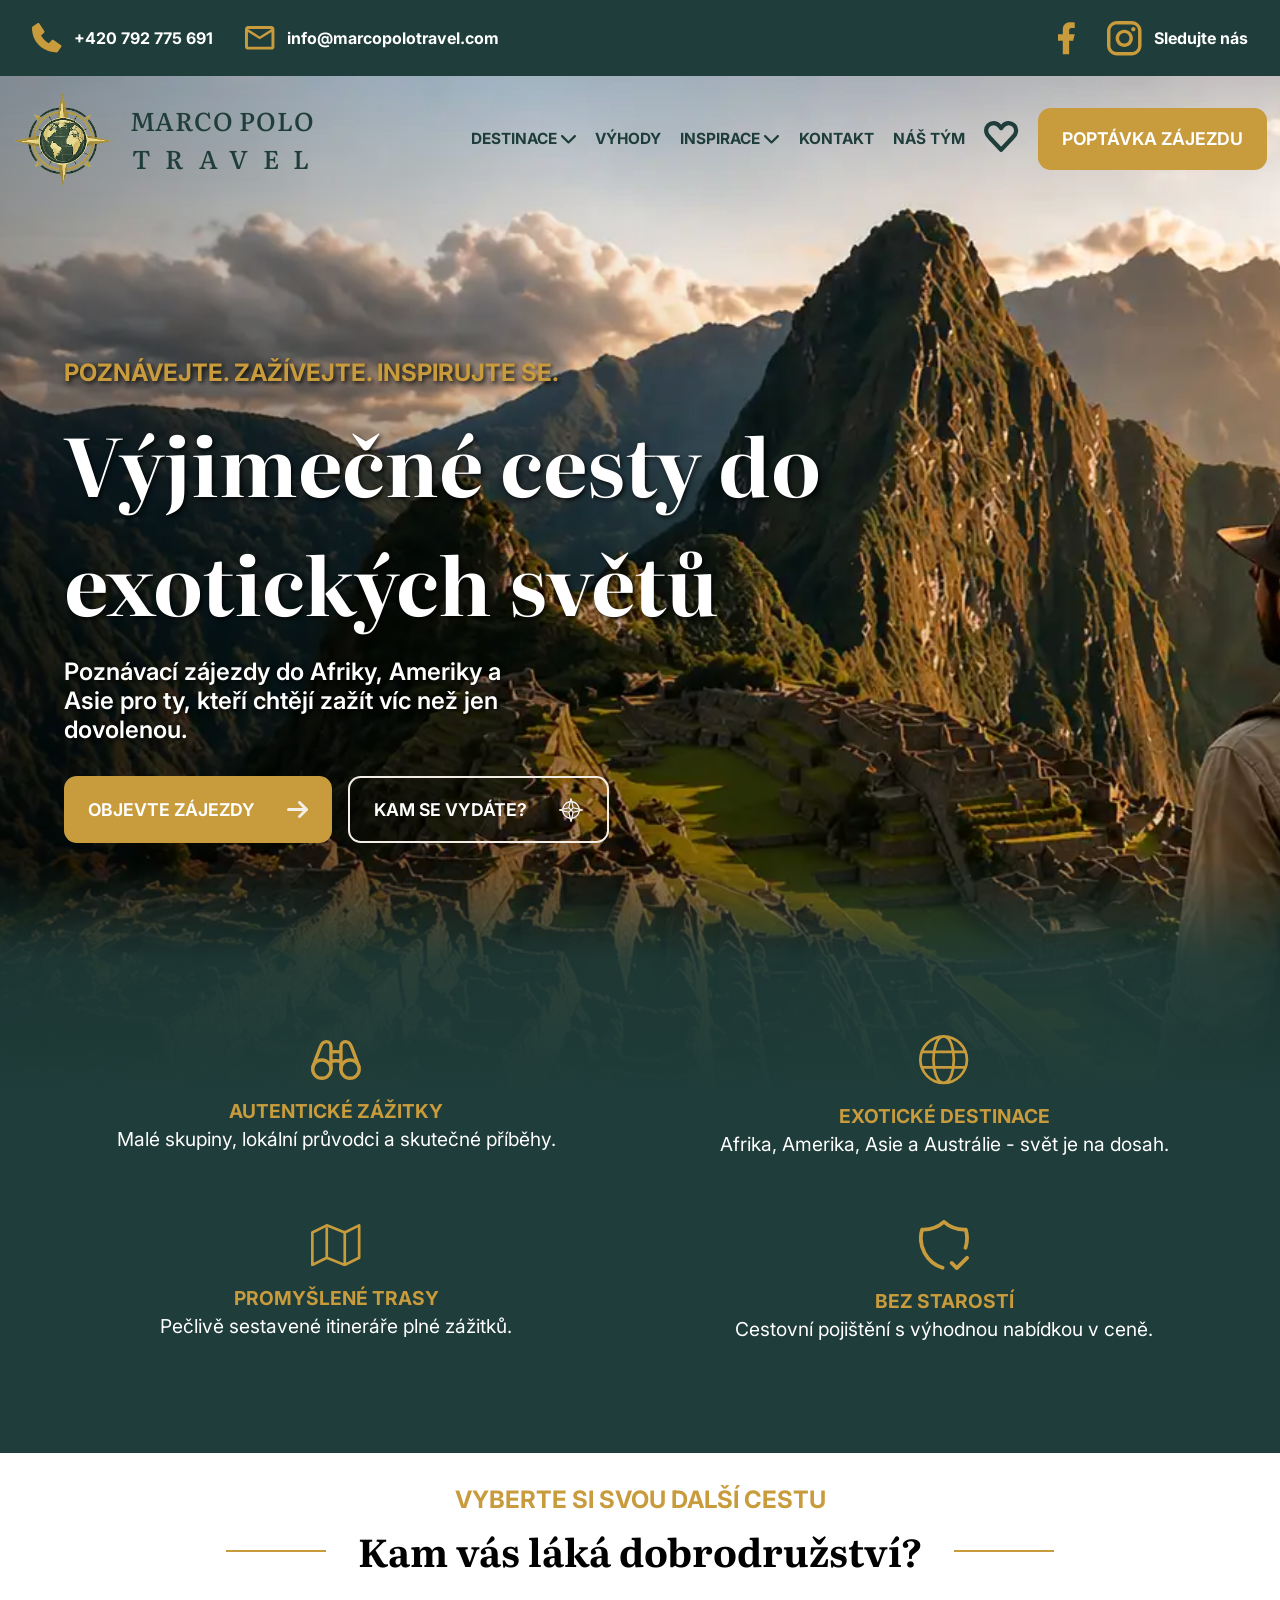
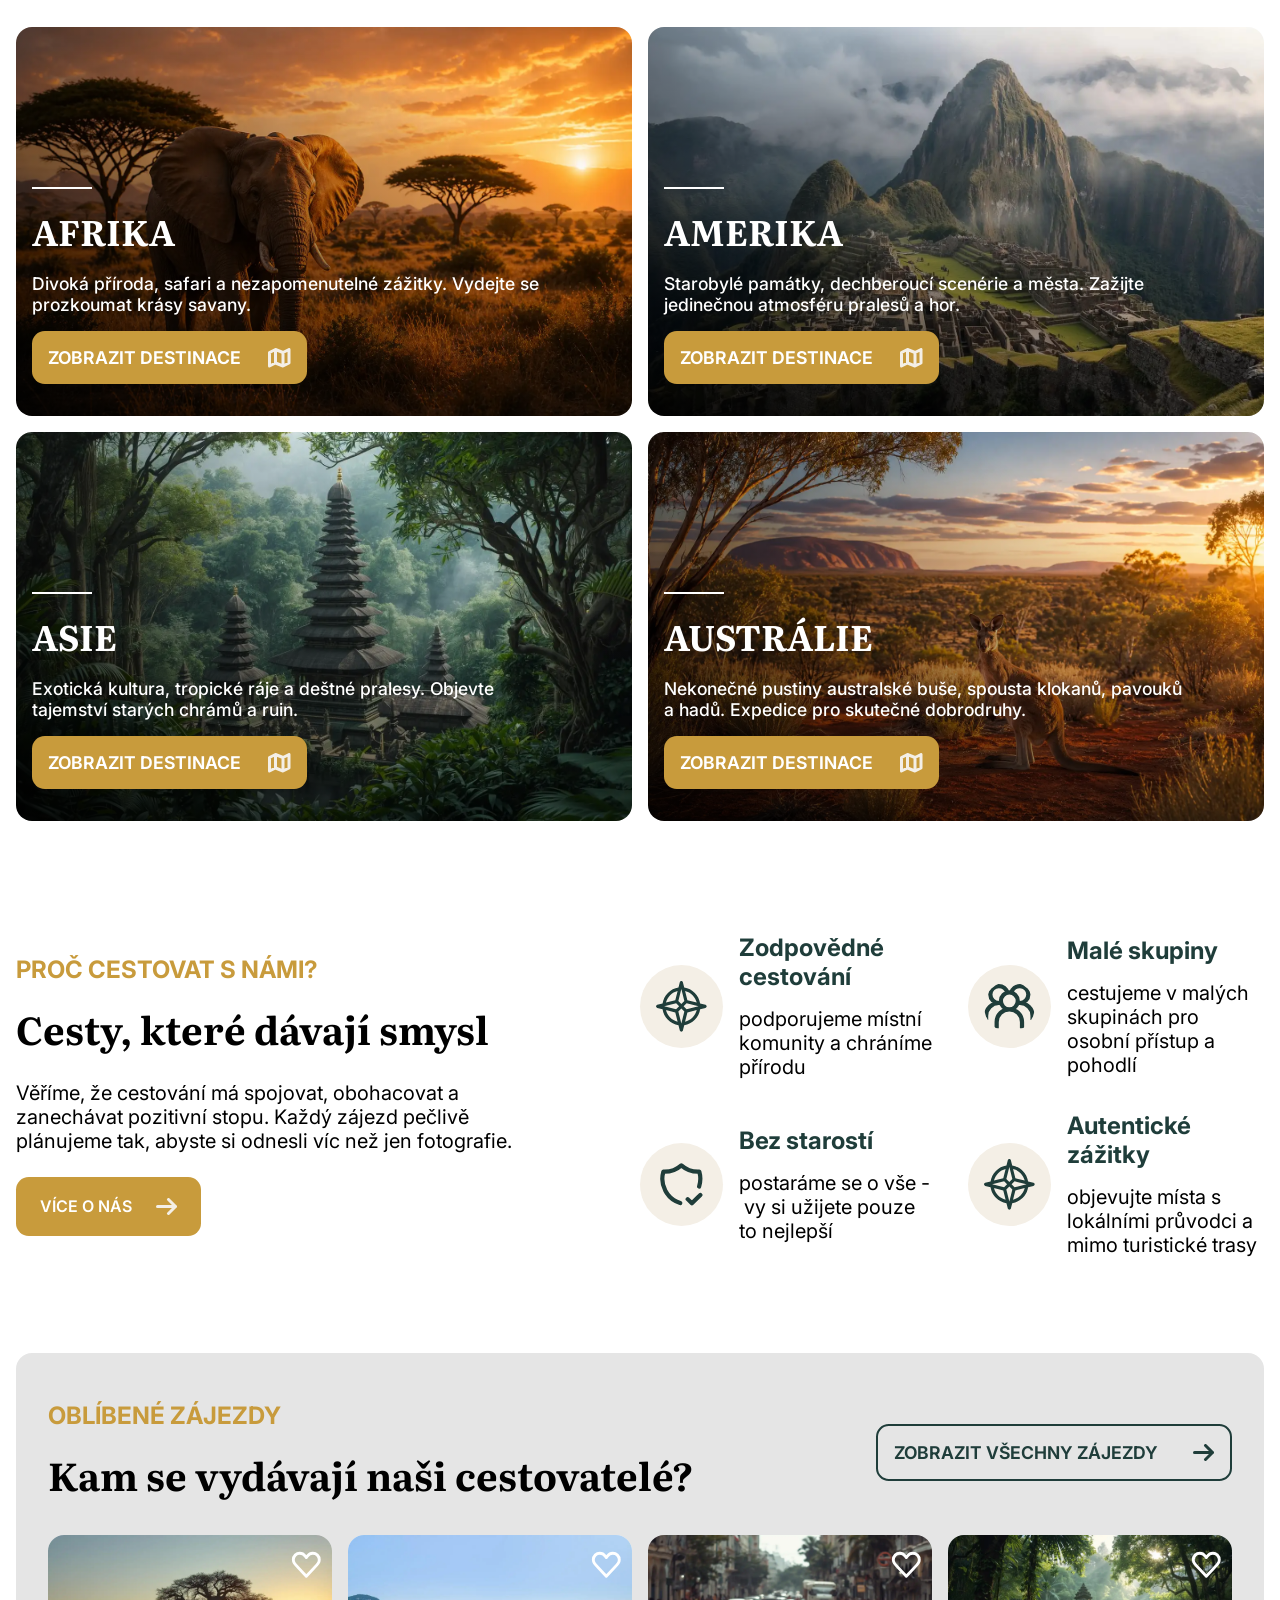
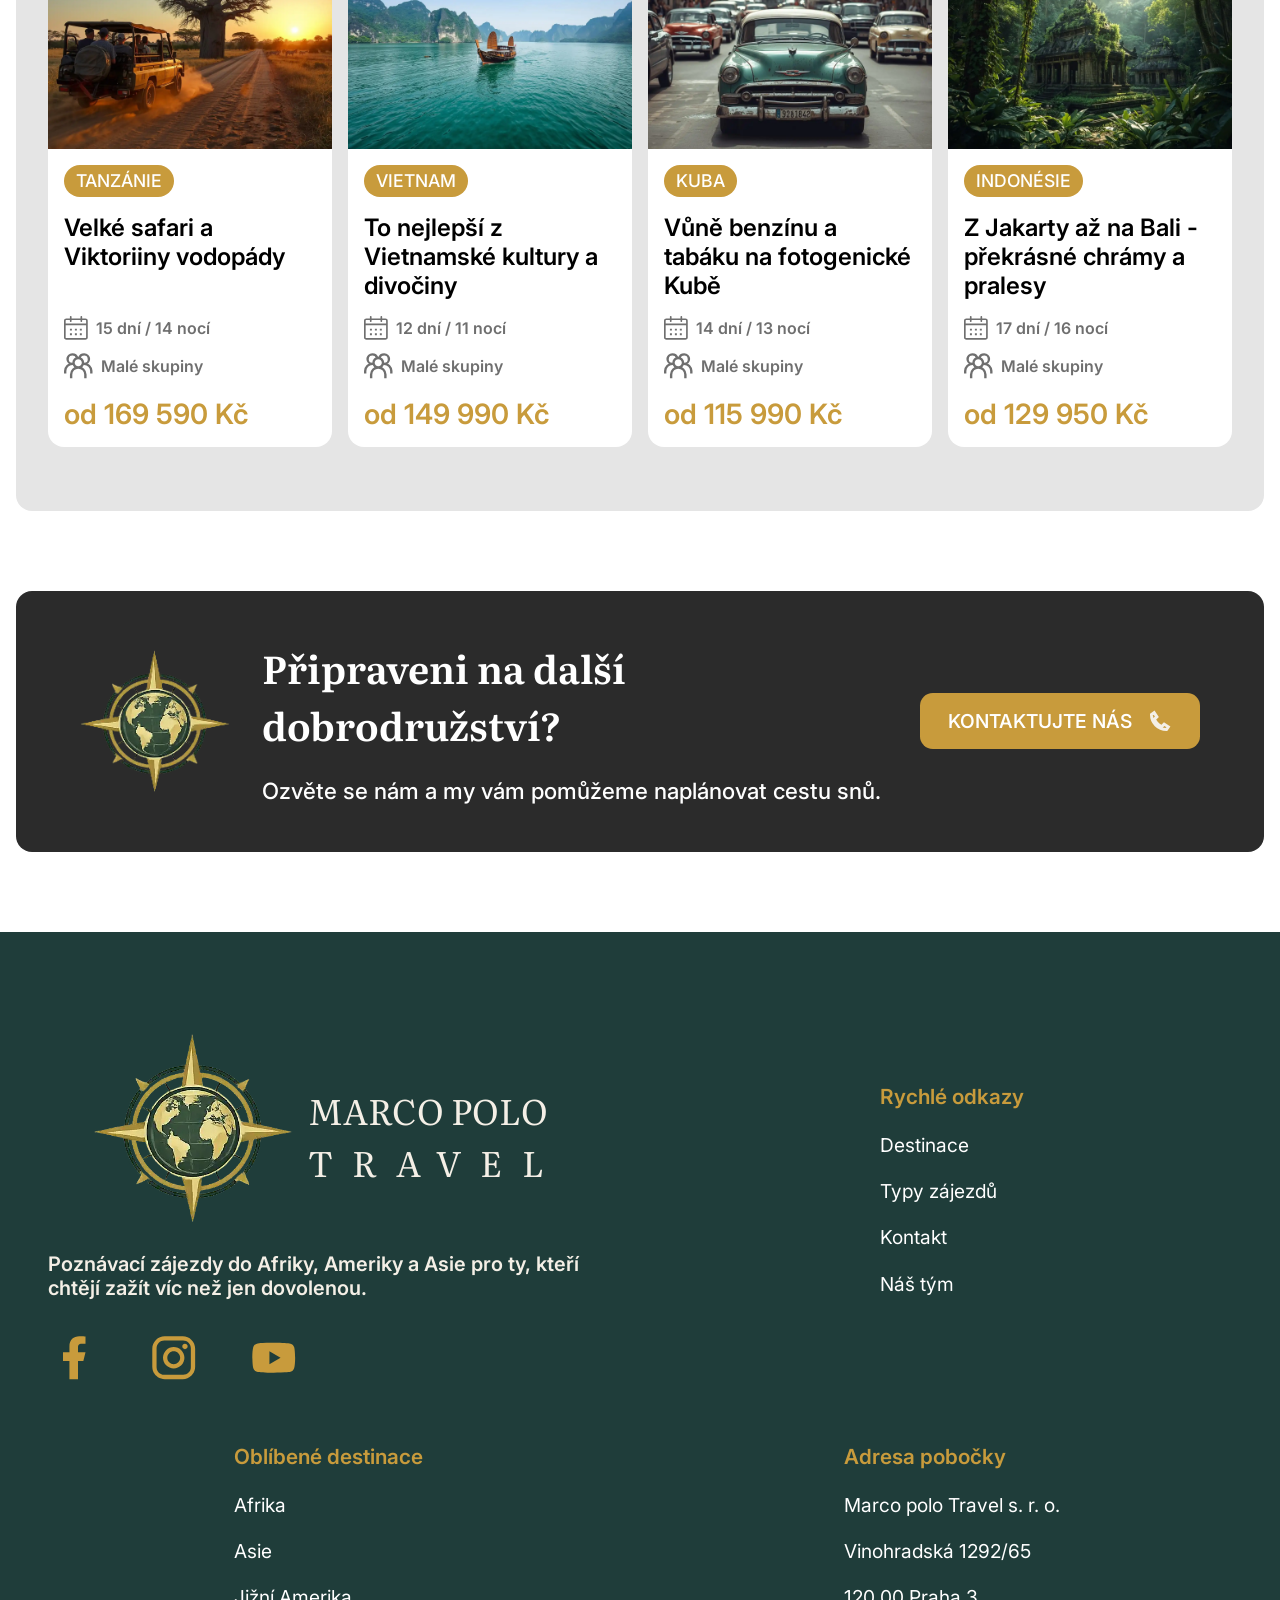
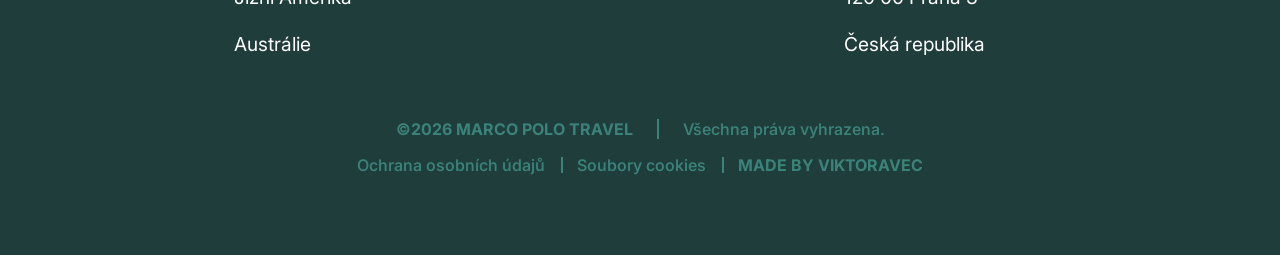
<file: index.html>
<!DOCTYPE html>
<html lang="cs">
<head>
    <meta charset="UTF-8">
    <meta name="viewport" content="width=device-width, initial-scale=1.0">
    <link rel="stylesheet" href="style/style_main.css">
    <link rel="icon" type="image/png" href="images/favicon/favicon-96x96.png" sizes="96x96" />
    <link rel="icon" type="image/svg+xml" href="images/favicon/favicon.svg" />
    <link rel="shortcut icon" href="images/favicon/favicon.ico" />
    <link rel="apple-touch-icon" sizes="180x180" href="images/favicon/apple-touch-icon.png" />
    <link rel="manifest" href="site.webmanifest"/>
    <title>Marco Polo Travel</title>
</head>
<body>
    <header>
        <div class="header__strip">
            <div class="strip__section">
                <a class="strip__icons" href="tel:+420792775691">
                    <svg width="30" height="30" viewBox="0 0 34 34" fill="none" xmlns="http://www.w3.org/2000/svg">
                        <path d="M27.3614 33.3477H27.978C28.4947 33.331 28.978 33.0643 29.278 32.631L33.0614 27.181C33.3114 26.8143 33.4114 26.3643 33.328 25.9143C33.2872 25.695 33.2027 25.4861 33.0796 25.3C32.9565 25.1139 32.7973 24.9544 32.6114 24.831L24.428 19.381C23.7447 18.931 22.828 19.031 22.278 19.631L19.1447 23.0143C17.878 22.2643 15.7614 20.9143 14.0947 19.2477C12.428 17.581 11.078 15.4643 10.328 14.2143L13.7114 11.081C14.3114 10.531 14.428 9.61433 13.9614 8.93099L8.51138 0.747661C8.26138 0.380994 7.87804 0.114328 7.44471 0.0309943C6.99471 -0.052339 6.54471 0.0309945 6.17804 0.297661L0.728043 4.06433C0.29471 4.36433 0.0280431 4.84766 0.0113764 5.36433C-0.0386236 6.54766 -0.25529 17.0977 7.99471 25.331C15.428 32.7643 24.728 33.331 27.3614 33.331V33.3477Z" fill="#C89B3C"/>
                    </svg>
                    <p class="strip__info">+420 792 775 691</p>
                </a>
                <a class="strip__icons" href="mailto:viktor.oravec.024@pslib.cz">
                    <svg width="30" height="24" viewBox="0 0 34 27" fill="none" xmlns="http://www.w3.org/2000/svg">
                        <path d="M3.33333 26.6667C2.41667 26.6667 1.63222 26.3406 0.98 25.6883C0.327778 25.0361 0.00111111 24.2511 0 23.3333V3.33333C0 2.41667 0.326667 1.63222 0.98 0.98C1.63333 0.327777 2.41778 0.00111111 3.33333 0H30C30.9167 0 31.7017 0.326666 32.355 0.98C33.0083 1.63333 33.3344 2.41778 33.3333 3.33333V23.3333C33.3333 24.25 33.0072 25.035 32.355 25.6883C31.7028 26.3417 30.9178 26.6678 30 26.6667H3.33333ZM16.6667 15L3.33333 6.66667V23.3333H30V6.66667L16.6667 15ZM16.6667 11.6667L30 3.33333H3.33333L16.6667 11.6667ZM3.33333 6.66667V3.33333V23.3333V6.66667Z" fill="#C89B3C"/>
                    </svg>
                    <p class="strip__info">info@marcopolotravel.com</p>
                </a>
            </div>

            <div class="strip__section">
                <a class="strip__icons" href="https://www.facebook.com/">
                    <svg width="17" height="35" viewBox="0 0 20 38" fill="none" xmlns="http://www.w3.org/2000/svg">
                        <path d="M13.125 21.5625H17.8125L19.6875 14.0625H13.125V10.3125C13.125 8.38125 13.125 6.5625 16.875 6.5625H19.6875V0.2625C19.0762 0.181875 16.7681 0 14.3306 0C9.24 0 5.625 3.10687 5.625 8.8125V14.0625H0V21.5625H5.625V37.5H13.125V21.5625Z" fill="#C89B3C"/>
                    </svg>
                </a>
                <a class="strip__icons" href="https://www.instagram.com/made_by_viktoravec/">
                    <svg width="35" height="35" viewBox="0 0 38 38" fill="none" xmlns="http://www.w3.org/2000/svg">
                        <path d="M10.875 0H26.625C32.625 0 37.5 4.875 37.5 10.875V26.625C37.5 29.5092 36.3542 32.2753 34.3148 34.3148C32.2753 36.3542 29.5092 37.5 26.625 37.5H10.875C4.875 37.5 0 32.625 0 26.625V10.875C0 7.99077 1.14576 5.22467 3.18521 3.18521C5.22467 1.14576 7.99077 0 10.875 0ZM10.5 3.75C8.70979 3.75 6.9929 4.46116 5.72703 5.72703C4.46116 6.9929 3.75 8.70979 3.75 10.5V27C3.75 30.7312 6.76875 33.75 10.5 33.75H27C28.7902 33.75 30.5071 33.0388 31.773 31.773C33.0388 30.5071 33.75 28.7902 33.75 27V10.5C33.75 6.76875 30.7312 3.75 27 3.75H10.5ZM28.5938 6.5625C29.2154 6.5625 29.8115 6.80943 30.251 7.24897C30.6906 7.68851 30.9375 8.28465 30.9375 8.90625C30.9375 9.52785 30.6906 10.124 30.251 10.5635C29.8115 11.0031 29.2154 11.25 28.5938 11.25C27.9721 11.25 27.376 11.0031 26.9365 10.5635C26.4969 10.124 26.25 9.52785 26.25 8.90625C26.25 8.28465 26.4969 7.68851 26.9365 7.24897C27.376 6.80943 27.9721 6.5625 28.5938 6.5625ZM18.75 9.375C21.2364 9.375 23.621 10.3627 25.3791 12.1209C27.1373 13.879 28.125 16.2636 28.125 18.75C28.125 21.2364 27.1373 23.621 25.3791 25.3791C23.621 27.1373 21.2364 28.125 18.75 28.125C16.2636 28.125 13.879 27.1373 12.1209 25.3791C10.3627 23.621 9.375 21.2364 9.375 18.75C9.375 16.2636 10.3627 13.879 12.1209 12.1209C13.879 10.3627 16.2636 9.375 18.75 9.375ZM18.75 13.125C17.2582 13.125 15.8274 13.7176 14.7725 14.7725C13.7176 15.8274 13.125 17.2582 13.125 18.75C13.125 20.2418 13.7176 21.6726 14.7725 22.7275C15.8274 23.7824 17.2582 24.375 18.75 24.375C20.2418 24.375 21.6726 23.7824 22.7275 22.7275C23.7824 21.6726 24.375 20.2418 24.375 18.75C24.375 17.2582 23.7824 15.8274 22.7275 14.7725C21.6726 13.7176 20.2418 13.125 18.75 13.125Z" fill="#C89B3C"/>
                    </svg>
                    <p class="strip__info">Sledujte nás</p>
                </a>
            </div>
        </div>

        <section class="header header--main">
            <div class="header__nav">
                <a class="nav__logo" href="index.html">
                    <img class="logo__graphic" src="images/favicon/favicon.svg" alt="logo">
                    <div class="logo__text">
                        <p class="text__up">MARCO POLO</p>
                        <p class="text__bottom">TRAVEL</p>
                    </div>
                </a>
                <nav class="nav__menu">
                    <ul class="menu__list">
                        <li>
                            <a class="li__link" href="#zajezdy">
                                DESTINACE
                                <svg width="15" height="9" viewBox="0 0 15 9" fill="none" xmlns="http://www.w3.org/2000/svg">
                                    <path d="M0.32942 0.32942C0.540391 0.118493 0.826503 0 1.12483 0C1.42316 0 1.70927 0.118493 1.92024 0.32942L7.48899 5.89817L13.0577 0.32942C13.271 0.130936 13.5528 0.0228913 13.8441 0.0280184C14.1353 0.0331454 14.4133 0.151045 14.6193 0.35691C14.8254 0.562774 14.9436 0.840553 14.9491 1.1318C14.9545 1.42305 14.8468 1.70505 14.6486 1.91848L8.28528 8.28352C8.07431 8.49445 7.7882 8.61294 7.48987 8.61294C7.19154 8.61294 6.90543 8.49445 6.69446 8.28352L0.32942 1.92024C0.118493 1.70927 0 1.42316 0 1.12483C0 0.826503 0.118493 0.540391 0.32942 0.32942Z" fill="#1F3D3A"/>
                                </svg>
                            </a>
                        </li>
                        <li>
                            <a class="li__link" href="#vyhody">VÝHODY</a>
                        </li>
                        <li>
                            <a class="li__link" href="#favourite">
                                INSPIRACE
                                <svg width="15" height="9" viewBox="0 0 15 9" fill="none" xmlns="http://www.w3.org/2000/svg">
                                    <path d="M0.32942 0.32942C0.540391 0.118493 0.826503 0 1.12483 0C1.42316 0 1.70927 0.118493 1.92024 0.32942L7.48899 5.89817L13.0577 0.32942C13.271 0.130936 13.5528 0.0228913 13.8441 0.0280184C14.1353 0.0331454 14.4133 0.151045 14.6193 0.35691C14.8254 0.562774 14.9436 0.840553 14.9491 1.1318C14.9545 1.42305 14.8468 1.70505 14.6486 1.91848L8.28528 8.28352C8.07431 8.49445 7.7882 8.61294 7.48987 8.61294C7.19154 8.61294 6.90543 8.49445 6.69446 8.28352L0.32942 1.92024C0.118493 1.70927 0 1.42316 0 1.12483C0 0.826503 0.118493 0.540391 0.32942 0.32942Z" fill="#1F3D3A"/>
                                </svg>
                            </a>
                        </li>
                        <li>
                            <a class="li__link" href="contact.html">KONTAKT</a>
                        </li>
                        <li>
                            <a class="li__link" href="contact.html#team">NÁŠ TÝM</a>
                        </li>
                        <li>
                            <a class="menu__fav" href="#">
                                <svg width="35" height="31" viewBox="0 0 35 31" fill="none" xmlns="http://www.w3.org/2000/svg">
                                    <path d="M17.1121 7.112C17.1121 7.112 17.1121 7.112 15.8454 5.44533C14.3787 3.512 12.2121 2.112 9.61206 2.112C5.46206 2.112 2.11206 5.462 2.11206 9.612C2.11206 11.162 2.57873 12.5953 3.37873 13.7787C4.72873 15.7953 17.1121 28.7787 17.1121 28.7787M17.1121 7.112C17.1121 7.112 17.1121 7.112 18.3787 5.44533C19.8454 3.512 22.0121 2.112 24.6121 2.112C28.7621 2.112 32.1121 5.462 32.1121 9.612C32.1121 11.162 31.6454 12.5953 30.8454 13.7787C29.4954 15.7953 17.1121 28.7787 17.1121 28.7787" stroke="#1F3D3A" stroke-width="4.224" stroke-linecap="round" stroke-linejoin="round"/>
                                </svg>
                            </a>
                        </li>
                        <li>
                            <a class="button button--fill" href="contact.html#write">
                                <p>POPTÁVKA ZÁJEZDU</p>
                            </a>
                        </li>
                    </ul>
                    <div class="nav__mobile">
                        <input type="checkbox" id="menu-toggle">

                        <label for="menu-toggle" class="hamburger">
                            <span></span>
                            <span></span>
                            <span></span>
                        </label>
                        <div class="menu__mobile">
                            <a href="#zajezdy">DESTINACE</a>
                            <a href="#vyhody">VÝHODY</a>
                            <a href="#favourite">INSPIRACE</a>
                            <a href="contact.html">KONTAKT</a>
                            <a href="contact.html#team">NÁŠ TÝM</a>
                        </div>
                    </div>
                </nav>
            </div>

            <div class="header__title">
                <h2 class="title__top">POZNÁVEJTE. ZAŽÍVEJTE. INSPIRUJTE&nbspSE.</h2>
                <h1 class="title__main">Výjimečné cesty do exotických světů</h1>
                <h2 class="title__bottom">Poznávací zájezdy do Afriky, Ameriky a Asie pro ty, kteří chtějí zažít víc než jen dovolenou.</h2>
            </div>
            <div class="header__buttons">
                <a class="button button--fill" href="#zajezdy">
                    <p>OBJEVTE ZÁJEZDY</p>
                    <svg width="21" height="17" viewBox="0 0 21 17" fill="none" xmlns="http://www.w3.org/2000/svg">
                        <path d="M1.5 8.5H19" stroke="#F4EFE6" stroke-width="3" stroke-linecap="round" stroke-linejoin="round"/>
                        <path d="M12.5001 15.5L19.5001 8.5L12.5001 1.5" stroke="#F4EFE6" stroke-width="3" stroke-linecap="round" stroke-linejoin="round"/>
                    </svg>
                </a>
                <a class="button button--transparent" href="#favourite">
                    <p>KAM SE VYDÁTE?</p>
                    <svg class="compass" width="24" height="24" viewBox="0 0 24 24" fill="none" xmlns="http://www.w3.org/2000/svg">
                        <mask id="path-1-inside-1_17_411" fill="white">
                            <path d="M23.4267 11.2674L20.8908 10.6336C20.6028 8.73827 19.7162 6.9847 18.3606 5.62911C17.005 4.27352 15.2514 3.38694 13.3561 3.09892L12.7224 0.567671C12.6817 0.405501 12.5881 0.26156 12.4562 0.15871C12.3244 0.0558609 12.162 0 11.9949 0C11.8277 0 11.6653 0.0558609 11.5335 0.15871C11.4017 0.26156 11.308 0.405501 11.2674 0.567671L10.6336 3.10361C8.73827 3.39163 6.9847 4.27821 5.62911 5.6338C4.27352 6.98939 3.38694 8.74296 3.09892 10.6383L0.567671 11.272C0.405501 11.3127 0.26156 11.4064 0.15871 11.5382C0.0558609 11.67 0 11.8324 0 11.9995C0 12.1667 0.0558609 12.3291 0.15871 12.4609C0.26156 12.5927 0.405501 12.6864 0.567671 12.727L3.10361 13.3608C3.39163 15.2561 4.27821 17.0097 5.6338 18.3653C6.98939 19.7209 8.74296 20.6075 10.6383 20.8955L11.272 23.4314C11.3127 23.5936 11.4064 23.7375 11.5382 23.8404C11.67 23.9432 11.8324 23.9991 11.9995 23.9991C12.1667 23.9991 12.3291 23.9432 12.4609 23.8404C12.5927 23.7375 12.6864 23.5936 12.727 23.4314L13.3608 20.8955C15.2561 20.6075 17.0097 19.7209 18.3653 18.3653C19.7209 17.0097 20.6075 15.2561 20.8955 13.3608L23.4314 12.727C23.5936 12.6864 23.7375 12.5927 23.8404 12.4609C23.9432 12.3291 23.9991 12.1667 23.9991 11.9995C23.9991 11.8324 23.9432 11.67 23.8404 11.5382C23.7375 11.4064 23.5936 11.3127 23.4314 11.272L23.4267 11.2674ZM14.4745 13.4142L13.0552 11.9949L14.4745 10.5755L20.1511 11.9949L14.4745 13.4142ZM9.51517 13.4142L3.83861 11.9949L9.51705 10.5755L10.9345 11.9949L9.51517 13.4142ZM19.2858 10.2324L14.8636 9.12611L13.7574 4.70392C15.0987 5.02676 16.3248 5.71386 17.3003 6.68941C18.2759 7.66495 18.963 8.89103 19.2858 10.2324ZM13.4142 9.51517L11.9949 10.9345L10.5755 9.51517L11.9949 3.83861L13.4142 9.51517ZM10.2324 4.70392L9.12611 9.12611L4.70392 10.2324C5.02676 8.89103 5.71386 7.66495 6.68941 6.68941C7.66495 5.71386 8.89103 5.02676 10.2324 4.70392ZM4.70111 13.7574L9.12611 14.8636L10.2324 19.2858C8.89103 18.963 7.66495 18.2759 6.68941 17.3003C5.71386 16.3248 5.02676 15.0987 4.70392 13.7574H4.70111ZM10.5727 14.4745L11.9949 13.0552L13.4142 14.4745L11.9949 20.1511L10.5727 14.4745ZM13.7545 19.2858L14.8608 14.8636L19.283 13.7574C18.9604 15.0983 18.2737 16.3242 17.2987 17.2997C16.3237 18.2752 15.0982 18.9625 13.7574 19.2858H13.7545Z"/>
                        </mask>
                        <path d="M23.4267 11.2674L20.8908 10.6336C20.6028 8.73827 19.7162 6.9847 18.3606 5.62911C17.005 4.27352 15.2514 3.38694 13.3561 3.09892L12.7224 0.567671C12.6817 0.405501 12.5881 0.26156 12.4562 0.15871C12.3244 0.0558609 12.162 0 11.9949 0C11.8277 0 11.6653 0.0558609 11.5335 0.15871C11.4017 0.26156 11.308 0.405501 11.2674 0.567671L10.6336 3.10361C8.73827 3.39163 6.9847 4.27821 5.62911 5.6338C4.27352 6.98939 3.38694 8.74296 3.09892 10.6383L0.567671 11.272C0.405501 11.3127 0.26156 11.4064 0.15871 11.5382C0.0558609 11.67 0 11.8324 0 11.9995C0 12.1667 0.0558609 12.3291 0.15871 12.4609C0.26156 12.5927 0.405501 12.6864 0.567671 12.727L3.10361 13.3608C3.39163 15.2561 4.27821 17.0097 5.6338 18.3653C6.98939 19.7209 8.74296 20.6075 10.6383 20.8955L11.272 23.4314C11.3127 23.5936 11.4064 23.7375 11.5382 23.8404C11.67 23.9432 11.8324 23.9991 11.9995 23.9991C12.1667 23.9991 12.3291 23.9432 12.4609 23.8404C12.5927 23.7375 12.6864 23.5936 12.727 23.4314L13.3608 20.8955C15.2561 20.6075 17.0097 19.7209 18.3653 18.3653C19.7209 17.0097 20.6075 15.2561 20.8955 13.3608L23.4314 12.727C23.5936 12.6864 23.7375 12.5927 23.8404 12.4609C23.9432 12.3291 23.9991 12.1667 23.9991 11.9995C23.9991 11.8324 23.9432 11.67 23.8404 11.5382C23.7375 11.4064 23.5936 11.3127 23.4314 11.272L23.4267 11.2674ZM14.4745 13.4142L13.0552 11.9949L14.4745 10.5755L20.1511 11.9949L14.4745 13.4142ZM9.51517 13.4142L3.83861 11.9949L9.51705 10.5755L10.9345 11.9949L9.51517 13.4142ZM19.2858 10.2324L14.8636 9.12611L13.7574 4.70392C15.0987 5.02676 16.3248 5.71386 17.3003 6.68941C18.2759 7.66495 18.963 8.89103 19.2858 10.2324ZM13.4142 9.51517L11.9949 10.9345L10.5755 9.51517L11.9949 3.83861L13.4142 9.51517ZM10.2324 4.70392L9.12611 9.12611L4.70392 10.2324C5.02676 8.89103 5.71386 7.66495 6.68941 6.68941C7.66495 5.71386 8.89103 5.02676 10.2324 4.70392ZM4.70111 13.7574L9.12611 14.8636L10.2324 19.2858C8.89103 18.963 7.66495 18.2759 6.68941 17.3003C5.71386 16.3248 5.02676 15.0987 4.70392 13.7574H4.70111ZM10.5727 14.4745L11.9949 13.0552L13.4142 14.4745L11.9949 20.1511L10.5727 14.4745ZM13.7545 19.2858L14.8608 14.8636L19.283 13.7574C18.9604 15.0983 18.2737 16.3242 17.2987 17.2997C16.3237 18.2752 15.0982 18.9625 13.7574 19.2858H13.7545Z" fill="black"/>
                        <path d="M23.4267 11.2674L25.5481 9.14604L24.9604 8.55837L24.1541 8.35687L23.4267 11.2674ZM20.8908 10.6336L17.9248 11.0843L18.225 13.0597L20.1634 13.5441L20.8908 10.6336ZM13.3561 3.09892L10.4459 3.82754L10.931 5.76483L12.9054 6.06487L13.3561 3.09892ZM12.7224 0.567671L15.6325 -0.160951L15.6324 -0.161643L12.7224 0.567671ZM11.9949 0V-3V0ZM11.2674 0.567671L8.35736 -0.161644L8.35687 -0.159682L11.2674 0.567671ZM10.6336 3.10361L11.0843 6.06956L13.0597 5.76937L13.5441 3.83096L10.6336 3.10361ZM3.09892 10.6383L3.82754 13.5485L5.76483 13.0634L6.06487 11.089L3.09892 10.6383ZM0.567671 11.272L-0.16095 8.36187L-0.161643 8.36205L0.567671 11.272ZM0 11.9995H-3H0ZM0.567671 12.727L-0.161644 15.637L-0.159683 15.6375L0.567671 12.727ZM3.10361 13.3608L6.06956 12.9101L5.76937 10.9347L3.83096 10.4503L3.10361 13.3608ZM10.6383 20.8955L13.5488 20.1681L13.0644 18.2297L11.089 17.9295L10.6383 20.8955ZM11.272 23.4314L8.36155 24.1588L8.36205 24.1607L11.272 23.4314ZM12.727 23.4314L15.637 24.1607L15.6375 24.1588L12.727 23.4314ZM13.3608 20.8955L12.9101 17.9295L10.9347 18.2297L10.4503 20.1681L13.3608 20.8955ZM20.8955 13.3608L20.1681 10.4503L18.2297 10.9347L17.9295 12.9101L20.8955 13.3608ZM23.4314 12.727L24.1588 15.6375L24.1607 15.637L23.4314 12.727ZM23.4314 11.272L21.3101 13.3934L21.897 13.9803L22.7021 14.182L23.4314 11.272ZM14.4745 13.4142L12.3532 15.5356L13.5543 16.7367L15.2023 16.3246L14.4745 13.4142ZM13.0552 11.9949L10.9338 9.87354L8.81253 11.9949L10.9338 14.1162L13.0552 11.9949ZM14.4745 10.5755L15.2023 7.66508L13.5543 7.25304L12.3532 8.45416L14.4745 10.5755ZM20.1511 11.9949L20.8788 14.9053V9.08446L20.1511 11.9949ZM9.51517 13.4142L8.78745 16.3246L10.4354 16.7367L11.6365 15.5356L9.51517 13.4142ZM3.83861 11.9949L3.11111 9.0844L3.11089 14.9053L3.83861 11.9949ZM9.51705 10.5755L11.6398 8.45556L10.4386 7.25283L8.78955 7.66503L9.51705 10.5755ZM10.9345 11.9949L13.0559 14.1162L15.1758 11.9963L13.0573 9.87494L10.9345 11.9949ZM19.2858 10.2324L18.5578 13.1427L23.3612 14.3443L22.2025 9.53035L19.2858 10.2324ZM14.8636 9.12611L11.9533 9.85415L12.39 11.5997L14.1356 12.0364L14.8636 9.12611ZM13.7574 4.70392L14.4594 1.78721L9.64543 0.628566L10.847 5.43196L13.7574 4.70392ZM13.4142 9.51517L15.5356 11.6365L16.7367 10.4354L16.3246 8.78745L13.4142 9.51517ZM11.9949 10.9345L9.87354 13.0559L11.9949 15.1772L14.1162 13.0559L11.9949 10.9345ZM10.5755 9.51517L7.66508 8.78745L7.25304 10.4354L8.45416 11.6365L10.5755 9.51517ZM11.9949 3.83861L14.9053 3.11089H9.08446L11.9949 3.83861ZM10.2324 4.70392L13.1427 5.43196L14.3443 0.628566L9.53035 1.78721L10.2324 4.70392ZM9.12611 9.12611L9.85415 12.0364L11.5997 11.5997L12.0364 9.85415L9.12611 9.12611ZM4.70392 10.2324L1.78721 9.53035L0.628566 14.3443L5.43196 13.1427L4.70392 10.2324ZM4.70111 13.7574V10.7574L3.9735 16.6678L4.70111 13.7574ZM9.12611 14.8636L12.0364 14.1356L11.5997 12.3897L9.85371 11.9532L9.12611 14.8636ZM10.2324 19.2858L9.53035 22.2025L14.3443 23.3612L13.1427 18.5578L10.2324 19.2858ZM4.70392 13.7574L7.62063 13.0553L7.06753 10.7574H4.70392V13.7574ZM10.5727 14.4745L8.45345 12.3511L7.24909 13.5531L7.66261 15.2036L10.5727 14.4745ZM11.9949 13.0552L14.1162 10.9338L11.997 8.81463L9.87564 10.9318L11.9949 13.0552ZM13.4142 14.4745L16.3246 15.2023L16.7367 13.5543L15.5356 12.3532L13.4142 14.4745ZM11.9949 20.1511L9.0848 20.8802L14.9053 20.8788L11.9949 20.1511ZM13.7545 19.2858L10.8442 18.5578L9.91162 22.2858H13.7545V19.2858ZM14.8608 14.8636L14.1328 11.9533L12.3872 12.39L11.9505 14.1356L14.8608 14.8636ZM19.283 13.7574L22.1998 14.4591L23.3578 9.64556L18.5549 10.847L19.283 13.7574ZM13.7574 19.2858V22.2858H14.1139L14.4606 22.2022L13.7574 19.2858ZM23.4267 11.2674L24.1541 8.35687L21.6181 7.72312L20.8908 10.6336L20.1634 13.5441L22.6994 14.1778L23.4267 11.2674ZM20.8908 10.6336L23.8567 10.1829C23.4726 7.65485 22.29 5.31591 20.4819 3.50779L18.3606 5.62911L16.2393 7.75043C17.1424 8.6535 17.733 9.82169 17.9248 11.0843L20.8908 10.6336ZM18.3606 5.62911L20.4819 3.50779C18.6738 1.69967 16.3349 0.517144 13.8068 0.132972L13.3561 3.09892L12.9054 6.06487C14.168 6.25675 15.3362 6.84736 16.2393 7.75043L18.3606 5.62911ZM13.3561 3.09892L16.2663 2.3703L15.6325 -0.160951L12.7224 0.567671L9.81218 1.29629L10.4459 3.82754L13.3561 3.09892ZM12.7224 0.567671L15.6324 -0.161643C15.4291 -0.972489 14.9608 -1.6922 14.3018 -2.20645L12.4562 0.15871L10.6107 2.52387C10.2153 2.21532 9.93429 1.78349 9.81236 1.29699L12.7224 0.567671ZM12.4562 0.15871L14.3018 -2.20645C13.6428 -2.7207 12.8308 -3 11.9949 -3V0V3C11.4933 3 11.0061 2.83242 10.6107 2.52387L12.4562 0.15871ZM11.9949 0V-3C11.1589 -3 10.347 -2.7207 9.68793 -2.20645L11.5335 0.15871L13.379 2.52387C12.9836 2.83242 12.4964 3 11.9949 3V0ZM11.5335 0.15871L9.68793 -2.20645C9.0289 -1.6922 8.56058 -0.972496 8.35736 -0.161643L11.2674 0.567671L14.1774 1.29699C14.0554 1.7835 13.7744 2.21532 13.379 2.52387L11.5335 0.15871ZM11.2674 0.567671L8.35687 -0.159682L7.72312 2.37626L10.6336 3.10361L13.5441 3.83096L14.1778 1.29502L11.2674 0.567671ZM10.6336 3.10361L10.1829 0.13766C7.65485 0.521831 5.31591 1.70436 3.50779 3.51248L5.62911 5.6338L7.75043 7.75512C8.6535 6.85205 9.82169 6.26143 11.0843 6.06956L10.6336 3.10361ZM5.62911 5.6338L3.50779 3.51248C1.69967 5.3206 0.517144 7.65954 0.132972 10.1876L3.09892 10.6383L6.06487 11.089C6.25675 9.82638 6.84736 8.65819 7.75043 7.75512L5.62911 5.6338ZM3.09892 10.6383L2.3703 7.72812L-0.16095 8.36187L0.567671 11.272L1.29629 14.1822L3.82754 13.5485L3.09892 10.6383ZM0.567671 11.272L-0.161643 8.36205C-0.972496 8.56526 -1.6922 9.03358 -2.20645 9.69262L0.15871 11.5382L2.52387 13.3837C2.21532 13.7791 1.7835 14.0601 1.29699 14.182L0.567671 11.272ZM0.15871 11.5382L-2.20645 9.69262C-2.7207 10.3517 -3 11.1636 -3 11.9995H0H3C3 12.5011 2.83242 12.9883 2.52387 13.3837L0.15871 11.5382ZM0 11.9995H-3C-3 12.8355 -2.7207 13.6474 -2.20645 14.3065L0.15871 12.4609L2.52387 10.6154C2.83242 11.0108 3 11.498 3 11.9995H0ZM0.15871 12.4609L-2.20645 14.3065C-1.6922 14.9655 -0.972489 15.4338 -0.161643 15.637L0.567671 12.727L1.29699 9.81705C1.78349 9.93897 2.21532 10.22 2.52387 10.6154L0.15871 12.4609ZM0.567671 12.727L-0.159683 15.6375L2.37625 16.2713L3.10361 13.3608L3.83096 10.4503L1.29503 9.81655L0.567671 12.727ZM3.10361 13.3608L0.13766 13.8115C0.521831 16.3396 1.70436 18.6785 3.51248 20.4866L5.6338 18.3653L7.75512 16.244C6.85205 15.3409 6.26143 14.1727 6.06956 12.9101L3.10361 13.3608ZM5.6338 18.3653L3.51248 20.4866C5.3206 22.2947 7.65954 23.4773 10.1876 23.8614L10.6383 20.8955L11.089 17.9295C9.82638 17.7377 8.65819 17.147 7.75512 16.244L5.6338 18.3653ZM10.6383 20.8955L7.7278 21.6228L8.36156 24.1588L11.272 23.4314L14.1825 22.7041L13.5488 20.1681L10.6383 20.8955ZM11.272 23.4314L8.36205 24.1607C8.56527 24.9716 9.03359 25.6913 9.69262 26.2055L11.5382 23.8404L13.3837 21.4752C13.7791 21.7838 14.0601 22.2156 14.182 22.7021L11.272 23.4314ZM11.5382 23.8404L9.69262 26.2055C10.3516 26.7198 11.1636 26.9991 11.9995 26.9991V23.9991V20.9991C12.5011 20.9991 12.9883 21.1667 13.3837 21.4752L11.5382 23.8404ZM11.9995 23.9991V26.9991C12.8355 26.9991 13.6474 26.7198 14.3065 26.2055L12.4609 23.8404L10.6154 21.4752C11.0108 21.1667 11.498 20.9991 11.9995 20.9991V23.9991ZM12.4609 23.8404L14.3065 26.2055C14.9655 25.6913 15.4338 24.9716 15.637 24.1607L12.727 23.4314L9.81705 22.7021C9.93898 22.2156 10.22 21.7838 10.6154 21.4752L12.4609 23.8404ZM12.727 23.4314L15.6375 24.1588L16.2713 21.6228L13.3608 20.8955L10.4503 20.1681L9.81655 22.7041L12.727 23.4314ZM13.3608 20.8955L13.8115 23.8614C16.3396 23.4773 18.6785 22.2947 20.4866 20.4866L18.3653 18.3653L16.244 16.244C15.3409 17.147 14.1727 17.7377 12.9101 17.9295L13.3608 20.8955ZM18.3653 18.3653L20.4866 20.4866C22.2947 18.6785 23.4773 16.3396 23.8614 13.8115L20.8955 13.3608L17.9295 12.9101C17.7377 14.1727 17.147 15.3409 16.244 16.244L18.3653 18.3653ZM20.8955 13.3608L21.6228 16.2713L24.1588 15.6375L23.4314 12.727L22.7041 9.81655L20.1681 10.4503L20.8955 13.3608ZM23.4314 12.727L24.1607 15.637C24.9716 15.4338 25.6913 14.9655 26.2055 14.3065L23.8404 12.4609L21.4752 10.6154C21.7838 10.22 22.2156 9.93898 22.7021 9.81705L23.4314 12.727ZM23.8404 12.4609L26.2055 14.3065C26.7198 13.6474 26.9991 12.8355 26.9991 11.9995H23.9991H20.9991C20.9991 11.498 21.1667 11.0108 21.4752 10.6154L23.8404 12.4609ZM23.9991 11.9995H26.9991C26.9991 11.1636 26.7198 10.3516 26.2055 9.69262L23.8404 11.5382L21.4752 13.3837C21.1667 12.9883 20.9991 12.5011 20.9991 11.9995H23.9991ZM23.8404 11.5382L26.2055 9.69262C25.6913 9.03359 24.9716 8.56527 24.1607 8.36205L23.4314 11.272L22.7021 14.182C22.2156 14.0601 21.7838 13.7791 21.4752 13.3837L23.8404 11.5382ZM23.4314 11.272L25.5527 9.15073L25.5481 9.14604L23.4267 11.2674L21.3054 13.3887L21.3101 13.3934L23.4314 11.272ZM14.4745 13.4142L16.5959 11.2929L15.1765 9.87354L13.0552 11.9949L10.9338 14.1162L12.3532 15.5356L14.4745 13.4142ZM13.0552 11.9949L15.1765 14.1162L16.5959 12.6968L14.4745 10.5755L12.3532 8.45416L10.9338 9.87354L13.0552 11.9949ZM14.4745 10.5755L13.7468 13.4859L19.4234 14.9053L20.1511 11.9949L20.8788 9.08446L15.2023 7.66508L14.4745 10.5755ZM20.1511 11.9949L19.4234 9.08446L13.7468 10.5038L14.4745 13.4142L15.2023 16.3246L20.8788 14.9053L20.1511 11.9949ZM9.51517 13.4142L10.2429 10.5038L4.56633 9.08446L3.83861 11.9949L3.11089 14.9053L8.78745 16.3246L9.51517 13.4142ZM3.83861 11.9949L4.5661 14.9053L10.2445 13.4859L9.51705 10.5755L8.78955 7.66503L3.11111 9.0844L3.83861 11.9949ZM9.51705 10.5755L7.39432 12.6954L8.81182 14.1148L10.9345 11.9949L13.0573 9.87494L11.6398 8.45556L9.51705 10.5755ZM10.9345 11.9949L8.81322 9.87354L7.39385 11.2929L9.51517 13.4142L11.6365 15.5356L13.0559 14.1162L10.9345 11.9949ZM19.2858 10.2324L20.0138 7.32204L15.5917 6.21579L14.8636 9.12611L14.1356 12.0364L18.5578 13.1427L19.2858 10.2324ZM14.8636 9.12611L17.7739 8.39807L16.6677 3.97588L13.7574 4.70392L10.847 5.43196L11.9533 9.85415L14.8636 9.12611ZM13.7574 4.70392L13.0553 7.62063C13.8593 7.81414 14.5942 8.22598 15.179 8.81073L17.3003 6.6894L19.4216 4.56808C18.0553 3.20173 16.338 2.23938 14.4594 1.78721L13.7574 4.70392ZM17.3003 6.6894L15.179 8.81073C15.7637 9.39547 16.1756 10.1304 16.3691 10.9344L19.2858 10.2324L22.2025 9.53035C21.7503 7.65168 20.788 5.93444 19.4216 4.56808L17.3003 6.6894ZM13.4142 9.51517L11.2929 7.39385L9.87354 8.81322L11.9949 10.9345L14.1162 13.0559L15.5356 11.6365L13.4142 9.51517ZM11.9949 10.9345L14.1162 8.81322L12.6968 7.39385L10.5755 9.51517L8.45416 11.6365L9.87354 13.0559L11.9949 10.9345ZM10.5755 9.51517L13.4859 10.2429L14.9053 4.56633L11.9949 3.83861L9.08446 3.11089L7.66508 8.78745L10.5755 9.51517ZM11.9949 3.83861L9.08446 4.56633L10.5038 10.2429L13.4142 9.51517L16.3246 8.78745L14.9053 3.11089L11.9949 3.83861ZM10.2324 4.70392L7.32204 3.97588L6.21579 8.39807L9.12611 9.12611L12.0364 9.85415L13.1427 5.43196L10.2324 4.70392ZM9.12611 9.12611L8.39807 6.21579L3.97588 7.32204L4.70392 10.2324L5.43196 13.1427L9.85415 12.0364L9.12611 9.12611ZM4.70392 10.2324L7.62063 10.9344C7.81414 10.1304 8.22598 9.39547 8.81073 8.81073L6.6894 6.6894L4.56808 4.56808C3.20173 5.93444 2.23938 7.65168 1.78721 9.53035L4.70392 10.2324ZM6.6894 6.6894L8.81073 8.81073C9.39547 8.22598 10.1304 7.81414 10.9344 7.62063L10.2324 4.70392L9.53035 1.78721C7.65168 2.23938 5.93444 3.20173 4.56808 4.56808L6.6894 6.6894ZM4.70111 13.7574L3.9735 16.6678L8.3985 17.774L9.12611 14.8636L9.85371 11.9532L5.42872 10.8469L4.70111 13.7574ZM9.12611 14.8636L6.21579 15.5917L7.32204 20.0138L10.2324 19.2858L13.1427 18.5578L12.0364 14.1356L9.12611 14.8636ZM10.2324 19.2858L10.9344 16.3691C10.1304 16.1756 9.39547 15.7637 8.81073 15.179L6.6894 17.3003L4.56808 19.4216C5.93444 20.788 7.65168 21.7503 9.53035 22.2025L10.2324 19.2858ZM6.6894 17.3003L8.81073 15.179C8.22598 14.5942 7.81414 13.8593 7.62063 13.0553L4.70392 13.7574L1.78721 14.4594C2.23938 16.338 3.20173 18.0553 4.56808 19.4216L6.6894 17.3003ZM4.70392 13.7574V10.7574H4.70111V13.7574V16.7574H4.70392V13.7574ZM10.5727 14.4745L12.6919 16.598L14.1141 15.1786L11.9949 13.0552L9.87564 10.9318L8.45345 12.3511L10.5727 14.4745ZM11.9949 13.0552L9.87354 15.1765L11.2929 16.5959L13.4142 14.4745L15.5356 12.3532L14.1162 10.9338L11.9949 13.0552ZM13.4142 14.4745L10.5038 13.7468L9.08446 19.4234L11.9949 20.1511L14.9053 20.8788L16.3246 15.2023L13.4142 14.4745ZM11.9949 20.1511L14.9049 19.422L13.4827 13.7455L10.5727 14.4745L7.66261 15.2036L9.0848 20.8802L11.9949 20.1511ZM13.7545 19.2858L16.6649 20.0138L17.7711 15.5917L14.8608 14.8636L11.9505 14.1356L10.8442 18.5578L13.7545 19.2858ZM14.8608 14.8636L15.5888 17.7739L20.011 16.6677L19.283 13.7574L18.5549 10.847L14.1328 11.9533L14.8608 14.8636ZM19.283 13.7574L16.3662 13.0556C16.1728 13.8594 15.7612 14.5942 15.1768 15.1789L17.2987 17.2997L19.4205 19.4205C20.7861 18.0542 21.7479 16.3373 22.1998 14.4591L19.283 13.7574ZM17.2987 17.2997L15.1768 15.1789C14.5924 15.7636 13.8578 16.1756 13.0542 16.3694L13.7574 19.2858L14.4606 22.2022C16.3385 21.7494 18.0549 20.7868 19.4205 19.4205L17.2987 17.2997ZM13.7574 19.2858V16.2858H13.7545V19.2858V22.2858H13.7574V19.2858Z" fill="#F4EFE6" mask="url(#path-1-inside-1_17_411)"/>
                    </svg>
                </a>
            </div>
            <div class="header__features">
                <div class="features__item">
                    <svg width="47" height="38" viewBox="0 0 47 38" fill="none" xmlns="http://www.w3.org/2000/svg">
                        <path d="M36.7401 35.959C41.4863 35.959 45.3338 32.1114 45.3338 27.3652C45.3338 22.619 41.4863 18.7715 36.7401 18.7715C31.9939 18.7715 28.1463 22.619 28.1463 27.3652C28.1463 32.1114 31.9939 35.959 36.7401 35.959Z" stroke="#C89B3C" stroke-width="3.168" stroke-linecap="round" stroke-linejoin="round"/>
                        <path d="M10.1777 35.959C14.9239 35.959 18.7715 32.1114 18.7715 27.3652C18.7715 22.619 14.9239 18.7715 10.1777 18.7715C5.43155 18.7715 1.584 22.619 1.584 27.3652C1.584 32.1114 5.43155 35.959 10.1777 35.959Z" stroke="#C89B3C" stroke-width="3.168" stroke-linecap="round" stroke-linejoin="round"/>
                        <path d="M18.7716 27.3652V6.27148C18.7716 3.68359 17.2091 1.58398 14.4747 1.58398C11.0568 1.58398 9.93372 3.68359 8.90832 6.27148C8.90832 6.27148 4.172 18.7552 1.97473 24.7773M18.7716 11.7402C18.7716 11.7402 20.3829 10.959 23.4591 10.959C26.5353 10.959 28.1466 11.7402 28.1466 11.7402M18.7716 20.334C18.7716 20.334 20.3829 19.5527 23.4591 19.5527C26.5353 19.5527 28.1466 20.334 28.1466 20.334M28.1466 27.3652V6.27148C28.1466 3.68359 29.7091 1.58398 32.4435 1.58398C35.8614 1.58398 36.9845 3.68359 38.0099 6.27148C38.0099 6.27148 42.7462 18.7552 44.9435 24.7773" stroke="#C89B3C" stroke-width="3.168" stroke-linecap="round" stroke-linejoin="round"/>
                    </svg>
                    <div class="item__info">
                        <p class="item__title">AUTENTICKÉ ZÁŽITKY</p>
                        <p>Malé skupiny, lokální průvodci a skutečné příběhy.</p>
                    </div>
                </div>
                <div class="features__item">
                    <svg width="58" height="58" viewBox="0 0 58 58" fill="none" xmlns="http://www.w3.org/2000/svg">
                        <path d="M28.584 1.58399C32.1297 1.58399 35.6407 2.28236 38.9164 3.63924C42.1922 4.99612 45.1687 6.98493 47.6759 9.49211C50.1831 11.9993 52.1719 14.9757 53.5287 18.2515C54.8856 21.5273 55.584 25.0383 55.584 28.584C55.584 32.1297 54.8856 35.6406 53.5287 38.9164C52.1719 42.1922 50.1831 45.1687 47.6759 47.6759C45.1687 50.1831 42.1922 52.1719 38.9164 53.5287C35.6407 54.8856 32.1297 55.584 28.584 55.584M28.584 1.58399C25.0383 1.58399 21.5273 2.28236 18.2515 3.63924C14.9758 4.99612 11.9993 6.98493 9.49212 9.49211C6.98493 11.9993 4.99613 14.9757 3.63925 18.2515C2.28238 21.5273 1.584 25.0383 1.584 28.584C1.584 32.1297 2.28238 35.6406 3.63925 38.9164C4.99613 42.1922 6.98493 45.1687 9.49212 47.6759C11.9993 50.1831 14.9758 52.1719 18.2515 53.5287C21.5273 54.8856 25.0383 55.584 28.584 55.584M28.584 1.58399C36.867 1.58399 40.407 17.073 40.407 28.584C40.407 40.095 36.867 55.584 28.584 55.584M28.584 1.58399C20.301 1.58399 16.761 17.073 16.761 28.584C16.761 40.095 20.301 55.584 28.584 55.584M3.084 37.584H54.084M3.084 19.584H54.084" stroke="#C89B3C" stroke-width="3.168" stroke-linecap="round" stroke-linejoin="round"/>
                    </svg>
                    <div class="item__info">
                        <p class="item__title">EXOTICKÉ DESTINACE</p>
                        <p>Afrika, Amerika, Asie a Austrálie - svět je na dosah.</p>
                    </div>
                </div>
                <div class="features__item">
                    <svg width="59" height="50" viewBox="0 0 59 50" fill="none" xmlns="http://www.w3.org/2000/svg">
                        <path d="M39.834 46.209V7.95898M18.584 41.959V3.70898M1.584 10.084L18.584 1.58398L39.834 10.084L56.834 1.58398V39.834L39.834 48.334L18.584 39.834L1.584 48.334V10.084Z" stroke="#C89B3C" stroke-width="3.168" stroke-linejoin="round"/>
                    </svg>
                    <div class="item__info">
                        <p class="item__title">PROMYŠLENÉ TRASY</p>
                        <p>Pečlivě sestavené itineráře plné zážitků.</p>
                    </div>
                </div>
                <div class="features__item">
                    <svg width="56" height="56" viewBox="0 0 56 56" fill="none" xmlns="http://www.w3.org/2000/svg">
                        <path d="M26.3973 53.4193C17.7415 50.7362 10.4889 44.7552 6.20678 36.7686C1.92463 28.7821 0.95675 19.4314 3.5123 10.7371C12.4694 11.1469 21.2343 8.05346 27.9498 2.11206C34.6653 8.05346 43.4301 11.1469 52.3873 10.7371C54.3385 17.3757 54.2483 24.4478 52.1285 31.0346M36.5748 48.1121L42.3248 53.8621L53.8248 42.3621" stroke="#C89B3C" stroke-width="4.224" stroke-linecap="round" stroke-linejoin="round"/>
                    </svg>
                    <div class="item__info">
                        <p class="item__title">BEZ STAROSTÍ</p>
                        <p>Cestovní pojištění s výhodnou nabídkou v ceně.</p>
                    </div>
                </div>
            </div>
        </section>
    </header>

    <main>
        <section class="continents">
            <section class="continents__titlec" id="zajezdy">
                 <p class="titlec__top">VYBERTE SI SVOU DALŠÍ CESTU</p>
                 <div class="titlec__bottom">
                    <span class="bottom__line bottom__line--up"></span>
                        <p class="bottom__text">Kam vás láká dobrodružství?</p>
                    <span class="bottom__line bottom__line--down"></span>
                 </div>
            </section>

            <section class="continents__cards">
                <div class="cards__itemc cards__itemc--africa">
                    <span class="itemc__line"></span>
                    <p class="itemc__name">AFRIKA</p> 
                    <p class="itemc__info">Divoká příroda, safari a nezapomenutelné zážitky. Vydejte se prozkoumat krásy savany.</p>
                    <a class="button button--itemc" href="africa.html">
                        <p>ZOBRAZIT DESTINACE</p>
                        <svg width="23" height="20" viewBox="0 0 23 20" fill="none" xmlns="http://www.w3.org/2000/svg">
                            <path d="M15 17.25V3.75M7.5 15.75V2.25M1.5 4.5L7.5 1.5L15 4.5L21 1.5V15L15 18L7.5 15L1.5 18V4.5Z" stroke="#F4EFE6" stroke-width="3" stroke-linejoin="round"/>
                        </svg>
                    </a>
                </div>
                <div class="cards__itemc cards__itemc--america">
                    <span class="itemc__line"></span>
                    <p class="itemc__name">AMERIKA</p> 
                    <p class="itemc__info">Starobylé památky, dechberoucí scenérie a města. Zažijte jedinečnou atmosféru pralesů a hor.</p>
                    <a class="button button--itemc" href="america.html">
                        <p>ZOBRAZIT DESTINACE</p>
                        <svg width="23" height="20" viewBox="0 0 23 20" fill="none" xmlns="http://www.w3.org/2000/svg">
                            <path d="M15 17.25V3.75M7.5 15.75V2.25M1.5 4.5L7.5 1.5L15 4.5L21 1.5V15L15 18L7.5 15L1.5 18V4.5Z" stroke="#F4EFE6" stroke-width="3" stroke-linejoin="round"/>
                        </svg>
                    </a>
                </div>
                <div class="cards__itemc cards__itemc--asia">
                    <span class="itemc__line"></span>
                    <p class="itemc__name">ASIE</p> 
                    <p class="itemc__info">Exotická kultura, tropické ráje a deštné pralesy. Objevte tajemství starých chrámů a ruin.</p>
                    <a class="button button--itemc" href="asie.html">
                        <p>ZOBRAZIT DESTINACE</p>
                        <svg width="23" height="20" viewBox="0 0 23 20" fill="none" xmlns="http://www.w3.org/2000/svg">
                            <path d="M15 17.25V3.75M7.5 15.75V2.25M1.5 4.5L7.5 1.5L15 4.5L21 1.5V15L15 18L7.5 15L1.5 18V4.5Z" stroke="#F4EFE6" stroke-width="3" stroke-linejoin="round"/>
                        </svg>
                    </a>
                </div>
                <div class="cards__itemc cards__itemc--australia">
                    <span class="itemc__line"></span>
                    <p class="itemc__name">AUSTRÁLIE</p> 
                    <p class="itemc__info">Nekonečné pustiny australské buše, spousta klokanů, pavouků a hadů. Expedice pro skutečné dobrodruhy.</p>
                    <a class="button button--itemc" href="australie.html">
                        <p>ZOBRAZIT DESTINACE</p>
                        <svg width="23" height="20" viewBox="0 0 23 20" fill="none" xmlns="http://www.w3.org/2000/svg">
                            <path d="M15 17.25V3.75M7.5 15.75V2.25M1.5 4.5L7.5 1.5L15 4.5L21 1.5V15L15 18L7.5 15L1.5 18V4.5Z" stroke="#F4EFE6" stroke-width="3" stroke-linejoin="round"/>
                        </svg>
                    </a>
                </div>
            </section>
        </section>
        <section class="travel" id="vyhody">
            <section class="travel__info">
                <p class="info__start">PROČ CESTOVAT S NÁMI?</p>
                <p class="info__title">Cesty, které dávají&nbsp;smysl</p>
                <p class="info__text">Věříme, že cestování má spojovat, obohacovat a zanechávat pozitivní stopu. Každý zájezd pečlivě plánujeme tak, abyste si odnesli víc než jen fotografie.</p>
                <a class="info__button" href="contact.html">
                    <p>VÍCE O NÁS</p>
                    <svg width="21" height="17" viewBox="0 0 21 17" fill="none" xmlns="http://www.w3.org/2000/svg">
                        <path d="M1.5 8.5H19" stroke="#F4EFE6" stroke-width="3" stroke-linecap="round" stroke-linejoin="round"/>
                        <path d="M12.5001 15.5L19.5001 8.5L12.5001 1.5" stroke="#F4EFE6" stroke-width="3" stroke-linecap="round" stroke-linejoin="round"/>
                    </svg>
                </a>
            </section>
            <section class="travel__badges">
                <div class="badges__item">
                    <svg class="item__icon" width="51" height="51" viewBox="0 0 51 51" fill="none" xmlns="http://www.w3.org/2000/svg">
                        <path d="M49.4878 23.8074L44.1319 22.4689C43.5236 18.466 41.6512 14.7624 38.7882 11.8994C35.9251 9.03641 32.2216 7.16397 28.2187 6.55566L26.8802 1.20966C26.7943 0.86716 26.5965 0.563157 26.3181 0.345939C26.0398 0.12872 25.6968 0.0107422 25.3437 0.0107422C24.9906 0.0107422 24.6476 0.12872 24.3693 0.345939C24.0909 0.563157 23.8931 0.86716 23.8072 1.20966L22.4687 6.56556C18.4658 7.17387 14.7623 9.04631 11.8992 11.9093C9.03623 14.7723 7.16379 18.4759 6.55548 22.4788L1.20948 23.8173C0.866977 23.9031 0.562974 24.101 0.345756 24.3793C0.128537 24.6577 0.0105591 25.0007 0.0105591 25.3538C0.0105591 25.7069 0.128537 26.0499 0.345756 26.3282C0.562974 26.6066 0.866977 26.8044 1.20948 26.8903L6.56538 28.2287C7.17369 32.2317 9.04613 35.9352 11.9091 38.7982C14.7722 41.6613 18.4757 43.5337 22.4786 44.142L23.8171 49.4979C23.903 49.8404 24.1008 50.1444 24.3792 50.3616C24.6575 50.5788 25.0005 50.6968 25.3536 50.6968C25.7067 50.6968 26.0497 50.5788 26.328 50.3616C26.6064 50.1444 26.8042 49.8404 26.8901 49.4979L28.2286 44.142C32.2315 43.5337 35.935 41.6613 38.7981 38.7982C41.6611 35.9352 43.5335 32.2317 44.1418 28.2287L49.4977 26.8903C49.8402 26.8044 50.1442 26.6066 50.3614 26.3282C50.5787 26.0499 50.6966 25.7069 50.6966 25.3538C50.6966 25.0007 50.5787 24.6577 50.3614 24.3793C50.1442 24.101 49.8402 23.9031 49.4977 23.8173L49.4878 23.8074ZM30.5808 28.3416L27.5831 25.3439L30.5808 22.3462L42.5697 25.3439L30.5808 28.3416ZM20.1066 28.3416L8.1177 25.3439L20.1106 22.3462L23.1043 25.3439L20.1066 28.3416ZM40.7422 21.6215L31.4025 19.2851L29.0661 9.94542C31.899 10.6273 34.4885 12.0784 36.5488 14.1388C38.6092 16.1991 40.0603 18.7886 40.7422 21.6215ZM28.3414 20.1068L25.3437 23.1045L22.346 20.1068L25.3437 8.11788L28.3414 20.1068ZM21.6213 9.94542L19.2849 19.2851L9.94524 21.6215C10.6271 18.7886 12.0782 16.1991 14.1386 14.1388C16.1989 12.0784 18.7884 10.6273 21.6213 9.94542ZM9.9393 29.0663L19.2849 31.4027L21.6213 40.7423C18.7884 40.0605 16.1989 38.6094 14.1386 36.549C12.0782 34.4886 10.6271 31.8992 9.94524 29.0663H9.9393ZM22.34 30.581L25.3437 27.5833L28.3414 30.581L25.3437 42.5699L22.34 30.581ZM29.0602 40.7423L31.3966 31.4027L40.7362 29.0663C40.0549 31.8984 38.6046 34.4874 36.5454 36.5477C34.4861 38.608 31.8979 40.0595 29.0661 40.7423H29.0602Z" fill="#1F3D3A"/>
                    </svg>
                    <div class="card__desc">
                        <p class="desc__title">Zodpovědné cestování</p>
                        <p class="desc__text">podporujeme místní komunity a chráníme přírodu</p>
                    </div>
                </div>
                <div class="badges__item">
                    <svg class="item__icon" width="51" height="51" viewBox="0 0 51 45" fill="none" xmlns="http://www.w3.org/2000/svg">
                        <path d="M25.344 25.3438C27.5845 25.3438 29.7333 24.4538 31.3176 22.8695C32.9019 21.2851 33.792 19.1364 33.792 16.8958C33.792 14.6553 32.9019 12.5065 31.3176 10.9222C29.7333 9.33787 27.5845 8.44782 25.344 8.44782C23.1035 8.44782 20.9547 9.33787 19.3704 10.9222C17.7861 12.5065 16.896 14.6553 16.896 16.8958C16.896 19.1364 17.7861 21.2851 19.3704 22.8695C20.9547 24.4538 23.1035 25.3438 25.344 25.3438ZM25.344 25.3438C21.9832 25.3438 18.76 26.6789 16.3835 29.0554C14.0071 31.4318 12.672 34.655 12.672 38.0158V44.3518M25.344 25.3438C28.7048 25.3438 31.928 26.6789 34.3045 29.0554C36.6809 31.4318 38.016 34.655 38.016 38.0158V44.3518M27.456 8.44782C28.3092 4.93345 31.7117 2.11182 35.904 2.11182C40.4913 2.11182 44.3098 5.8923 44.352 10.5598C44.3098 15.2273 40.4913 19.0078 35.904 19.0078M35.904 19.0078H33.792M35.904 19.0078C42.8483 19.0078 48.576 24.6806 48.576 31.6798V35.9038M23.232 8.44782C22.3788 4.93345 18.9763 2.11182 14.784 2.11182C10.1967 2.11182 6.37824 5.8923 6.336 10.5598C6.37824 15.2273 10.1967 19.0078 14.784 19.0078M14.784 19.0078H16.896M14.784 19.0078C7.83974 19.0078 2.112 24.6806 2.112 31.6798V35.9038" stroke="#1F3D3A" stroke-width="4.224"/>
                    </svg>
                    <div class="card__desc">
                        <p class="desc__title">Malé skupiny</p>
                        <p class="desc__text">cestujeme v malých skupinách pro osobní přístup a pohodlí</p>
                    </div>
                </div>
                <div class="badges__item">
                    <svg class="item__icon" width="51" height="51" viewBox="0 0 51 51" fill="none" xmlns="http://www.w3.org/2000/svg">
                        <path d="M24.2035 44.0267C17.8449 42.0557 12.5171 37.6619 9.37141 31.7949C6.2257 25.928 5.51469 19.0588 7.39201 12.6719C13.972 12.973 20.4107 10.7005 25.344 6.33594C30.2773 10.7005 36.716 12.973 43.296 12.6719C44.7294 17.5488 44.6631 22.7439 43.1059 27.5827M31.68 40.1279L35.904 44.3519L44.352 35.9039" stroke="#1F3D3A" stroke-width="4.224" stroke-linecap="round" stroke-linejoin="round"/>
                    </svg>
                    <div class="card__desc">
                        <p class="desc__title">Bez starostí</p>
                        <p class="desc__text">postaráme se o vše -&nbsp;vy si užijete pouze to nejlepší</p>
                    </div>
                </div>
                <div class="badges__item">
                    <svg class="item__icon" width="51" height="51" viewBox="0 0 51 51" fill="none" xmlns="http://www.w3.org/2000/svg">
                        <path d="M49.4773 23.7967L44.1214 22.4582C43.5131 18.4552 41.6406 14.7517 38.7776 11.8887C35.9146 9.02567 32.2111 7.15323 28.2081 6.54492L26.8696 1.19892C26.7838 0.856418 26.586 0.552415 26.3076 0.335197C26.0292 0.117978 25.6862 0 25.3331 0C24.98 0 24.6371 0.117978 24.3587 0.335197C24.0803 0.552415 23.8825 0.856418 23.7967 1.19892L22.4582 6.55482C18.4552 7.16313 14.7517 9.03557 11.8887 11.8986C9.02567 14.7616 7.15323 18.4651 6.54492 22.4681L1.19892 23.8066C0.856418 23.8924 0.552415 24.0902 0.335197 24.3686C0.117978 24.647 0 24.9899 0 25.343C0 25.6961 0.117978 26.0391 0.335197 26.3175C0.552415 26.5959 0.856418 26.7937 1.19892 26.8795L6.55482 28.218C7.16313 32.221 9.03557 35.9245 11.8986 38.7875C14.7616 41.6505 18.4651 43.523 22.4681 44.1313L23.8066 49.4872C23.8924 49.8297 24.0902 50.1337 24.3686 50.3509C24.647 50.5681 24.9899 50.6861 25.343 50.6861C25.6961 50.6861 26.0391 50.5681 26.3175 50.3509C26.5959 50.1337 26.7937 49.8297 26.8795 49.4872L28.218 44.1313C32.221 43.523 35.9245 41.6505 38.7875 38.7875C41.6505 35.9245 43.523 32.221 44.1313 28.218L49.4872 26.8795C49.8297 26.7937 50.1337 26.5959 50.3509 26.3175C50.5681 26.0391 50.6861 25.6961 50.6861 25.343C50.6861 24.9899 50.5681 24.647 50.3509 24.3686C50.1337 24.0902 49.8297 23.8924 49.4872 23.8066L49.4773 23.7967ZM30.5702 28.3309L27.5725 25.3331L30.5702 22.3354L42.5591 25.3331L30.5702 28.3309ZM20.096 28.3309L8.10714 25.3331L20.1 22.3354L23.0938 25.3331L20.096 28.3309ZM40.7316 21.6107L31.3919 19.2743L29.0555 9.93468C31.8884 10.6165 34.4779 12.0677 36.5383 14.128C38.5986 16.1884 40.0498 18.7779 40.7316 21.6107ZM28.3309 20.096L25.3331 23.0938L22.3354 20.096L25.3331 8.10714L28.3309 20.096ZM21.6107 9.93468L19.2743 19.2743L9.93468 21.6107C10.6165 18.7779 12.0677 16.1884 14.128 14.128C16.1884 12.0677 18.7779 10.6165 21.6107 9.93468ZM9.92874 29.0555L19.2743 31.3919L21.6107 40.7316C18.7779 40.0498 16.1884 38.5986 14.128 36.5383C12.0677 34.4779 10.6165 31.8884 9.93468 29.0555H9.92874ZM22.3295 30.5702L25.3331 27.5725L28.3309 30.5702L25.3331 42.5591L22.3295 30.5702ZM29.0496 40.7316L31.386 31.3919L40.7257 29.0555C40.0443 31.8877 38.594 34.4766 36.5348 36.5369C34.4756 38.5972 31.8873 40.0488 29.0555 40.7316H29.0496Z" fill="#1F3D3A"/>
                    </svg>
                    <div class="card__desc">
                        <p class="desc__title">Autentické zážitky</p>
                        <p class="desc__text">objevujte místa s lokálními průvodci a mimo turistické trasy</p>
                    </div>
                </div>
            </section>
        </section>

        <section class="favourite" id="favourite">
            <div class="favourite__top">
                <div class="top__title">
                    <p class="title__fav">OBLÍBENÉ ZÁJEZDY</p>
                    <p class="title__name">Kam se vydávají naši cestovatelé?</p>
                </div>
                <a class="more__button" href="#zajezdy">
                    <p class="more__text">ZOBRAZIT VŠECHNY ZÁJEZDY</p>
                    <svg class="more__hidden" width="21" height="17" viewBox="0 0 21 17" fill="none" xmlns="http://www.w3.org/2000/svg">
                        <path d="M1.5 8.5H19" stroke="#1F3D3A" stroke-width="3" stroke-linecap="round" stroke-linejoin="round"/>
                        <path d="M12.5001 15.5L19.5001 8.5L12.5001 1.5" stroke="#1F3D3A" stroke-width="3" stroke-linecap="round" stroke-linejoin="round"/>
                    </svg>
                </a>
            </div>
            <div class="favourite__items">
                <a class="items__card">
                    <div class="image__wrapper">
                        <img class="card__image" src="images/jeep_safari.webp" alt="jeep">
                        <svg class="card__fav" width="41" height="41" viewBox="0 0 41 41" fill="none" xmlns="http://www.w3.org/2000/svg">
                            <path d="M20.2752 13.5168C20.2752 13.5168 20.2752 13.5168 18.9911 11.8272C17.5042 9.86726 15.3078 8.448 12.672 8.448C8.46488 8.448 5.06879 11.8441 5.06879 16.0512C5.06879 17.6225 5.54187 19.0756 6.35288 20.2752C7.72146 22.3196 20.2752 35.4816 20.2752 35.4816M20.2752 13.5168C20.2752 13.5168 20.2752 13.5168 21.5593 11.8272C23.0461 9.86726 25.2426 8.448 27.8784 8.448C32.0855 8.448 35.4816 11.8441 35.4816 16.0512C35.4816 17.6225 35.0085 19.0756 34.1975 20.2752C32.8289 22.3196 20.2752 35.4816 20.2752 35.4816" stroke="white" stroke-width="3.3792" stroke-linecap="round" stroke-linejoin="round"/>
                        </svg>
                    </div>
                    <span class="card__country">TANZÁNIE</span>
                    <p class="card__location">Velké safari a Viktoriiny vodopády</p>
                    <div class="card__info">
                        <span class="info__length">
                            <svg class="length__icon" width="24" height="24" viewBox="0 0 24 24" fill="none" xmlns="http://www.w3.org/2000/svg">
                                <path d="M6.73952 0C6.96008 0 7.1716 0.0876148 7.32755 0.24357C7.48351 0.399525 7.57112 0.611046 7.57112 0.8316V2.38669H16.5013V0.842292C16.5013 0.621738 16.5889 0.410217 16.7449 0.254262C16.9008 0.0983068 17.1124 0.010692 17.3329 0.010692C17.5535 0.010692 17.765 0.0983068 17.9209 0.254262C18.0769 0.410217 18.1645 0.621738 18.1645 0.842292V2.38669H21.384C22.0139 2.38669 22.6181 2.63686 23.0637 3.08219C23.5092 3.52752 23.7597 4.13156 23.76 4.7615V21.3852C23.7597 22.0151 23.5092 22.6192 23.0637 23.0645C22.6181 23.5098 22.0139 23.76 21.384 23.76H2.376C1.74605 23.76 1.14189 23.5098 0.696334 23.0645C0.250782 22.6192 0.000314974 22.0151 0 21.3852L0 4.7615C0.000314974 4.13156 0.250782 3.52752 0.696334 3.08219C1.14189 2.63686 1.74605 2.38669 2.376 2.38669H5.90792V0.830412C5.90824 0.610064 5.99599 0.398848 6.15191 0.24315C6.30783 0.0874514 6.51918 -2.24845e-07 6.73952 0ZM1.6632 9.1975V21.3852C1.6632 21.4788 1.68164 21.5715 1.71746 21.658C1.75328 21.7444 1.80578 21.823 1.87197 21.8892C1.93816 21.9554 2.01674 22.0079 2.10322 22.0437C2.1897 22.0796 2.28239 22.098 2.376 22.098H21.384C21.4776 22.098 21.5703 22.0796 21.6568 22.0437C21.7433 22.0079 21.8218 21.9554 21.888 21.8892C21.9542 21.823 22.0067 21.7444 22.0425 21.658C22.0784 21.5715 22.0968 21.4788 22.0968 21.3852V9.21413L1.6632 9.1975ZM7.9204 17.3674V19.3466H5.94V17.3674H7.9204ZM12.8696 17.3674V19.3466H10.8904V17.3674H12.8696ZM17.82 17.3674V19.3466H15.8396V17.3674H17.82ZM7.9204 12.6427V14.6219H5.94V12.6427H7.9204ZM12.8696 12.6427V14.6219H10.8904V12.6427H12.8696ZM17.82 12.6427V14.6219H15.8396V12.6427H17.82ZM5.90792 4.0487H2.376C2.28239 4.0487 2.1897 4.06714 2.10322 4.10296C2.01674 4.13878 1.93816 4.19129 1.87197 4.25748C1.80578 4.32367 1.75328 4.40225 1.71746 4.48873C1.68164 4.57521 1.6632 4.6679 1.6632 4.7615V7.53548L22.0968 7.55212V4.7615C22.0968 4.6679 22.0784 4.57521 22.0425 4.48873C22.0067 4.40225 21.9542 4.32367 21.888 4.25748C21.8218 4.19129 21.7433 4.13878 21.6568 4.10296C21.5703 4.06714 21.4776 4.0487 21.384 4.0487H18.1645V5.15236C18.1645 5.37291 18.0769 5.58443 17.9209 5.74039C17.765 5.89634 17.5535 5.98396 17.3329 5.98396C17.1124 5.98396 16.9008 5.89634 16.7449 5.74039C16.5889 5.58443 16.5013 5.37291 16.5013 5.15236V4.0487H7.57112V5.14166C7.57112 5.36222 7.48351 5.57374 7.32755 5.72969C7.1716 5.88565 6.96008 5.97326 6.73952 5.97326C6.51897 5.97326 6.30745 5.88565 6.15149 5.72969C5.99554 5.57374 5.90792 5.36222 5.90792 5.14166V4.0487Z" fill="#6F6F6F"/>
                            </svg>
                            <p class="length__info">15 dní / 14 nocí</p>
                        </span>
                        <span class="info__size">
                            <svg class="size__icon" width="29" height="29" viewBox="0 0 29 29" fill="none" xmlns="http://www.w3.org/2000/svg">
                                <path d="M14.2561 15.444C15.5164 15.444 16.7251 14.9433 17.6163 14.0521C18.5074 13.161 19.0081 11.9523 19.0081 10.692C19.0081 9.43167 18.5074 8.22298 17.6163 7.3318C16.7251 6.44063 15.5164 5.93998 14.2561 5.93998C12.9958 5.93998 11.7871 6.44063 10.8959 7.3318C10.0047 8.22298 9.50408 9.43167 9.50408 10.692C9.50408 11.9523 10.0047 13.161 10.8959 14.0521C11.7871 14.9433 12.9958 15.444 14.2561 15.444ZM14.2561 15.444C12.3656 15.444 10.5526 16.195 9.21582 17.5317C7.87906 18.8685 7.12808 20.6815 7.12808 22.572V26.136M14.2561 15.444C16.1465 15.444 17.9596 16.195 19.2963 17.5317C20.6331 18.8685 21.3841 20.6815 21.3841 22.572V26.136M15.4441 5.93998C15.924 3.96314 17.8379 2.37598 20.1961 2.37598C22.7764 2.37598 24.9243 4.5025 24.9481 7.12798C24.9243 9.75346 22.7764 11.88 20.1961 11.88M20.1961 11.88H19.0081M20.1961 11.88C24.1022 11.88 27.3241 15.0709 27.3241 19.008V21.384M13.0681 5.93998C12.5881 3.96314 10.6743 2.37598 8.31608 2.37598C5.73574 2.37598 3.58784 4.5025 3.56408 7.12798C3.58784 9.75346 5.73574 11.88 8.31608 11.88M8.31608 11.88H9.50408M8.31608 11.88C4.40994 11.88 1.18808 15.0709 1.18808 19.008V21.384" stroke="#6F6F6F" stroke-width="2.376"/>
                            </svg>
                            <p class="size__info">Malé skupiny</p>
                        </span>
                    </div>
                    <p class="card__price">od 169 590 Kč</p>
                </a>
                <a class="items__card">
                    <div class="image__wrapper">
                        <img class="card__image" src="images/boat_sea.webp" alt="jeep">
                        <svg class="card__fav" width="41" height="41" viewBox="0 0 41 41" fill="none" xmlns="http://www.w3.org/2000/svg">
                            <path d="M20.2752 13.5168C20.2752 13.5168 20.2752 13.5168 18.9911 11.8272C17.5042 9.86726 15.3078 8.448 12.672 8.448C8.46488 8.448 5.06879 11.8441 5.06879 16.0512C5.06879 17.6225 5.54187 19.0756 6.35288 20.2752C7.72146 22.3196 20.2752 35.4816 20.2752 35.4816M20.2752 13.5168C20.2752 13.5168 20.2752 13.5168 21.5593 11.8272C23.0461 9.86726 25.2426 8.448 27.8784 8.448C32.0855 8.448 35.4816 11.8441 35.4816 16.0512C35.4816 17.6225 35.0085 19.0756 34.1975 20.2752C32.8289 22.3196 20.2752 35.4816 20.2752 35.4816" stroke="white" stroke-width="3.3792" stroke-linecap="round" stroke-linejoin="round"/>
                        </svg>
                    </div>
                    <span class="card__country">VIETNAM</span>
                    <p class="card__location">To nejlepší z Vietnamské kultury a divočiny</p>
                    <div class="card__info">
                        <span class="info__length">
                            <svg class="length__icon" width="24" height="24" viewBox="0 0 24 24" fill="none" xmlns="http://www.w3.org/2000/svg">
                                <path d="M6.73952 0C6.96008 0 7.1716 0.0876148 7.32755 0.24357C7.48351 0.399525 7.57112 0.611046 7.57112 0.8316V2.38669H16.5013V0.842292C16.5013 0.621738 16.5889 0.410217 16.7449 0.254262C16.9008 0.0983068 17.1124 0.010692 17.3329 0.010692C17.5535 0.010692 17.765 0.0983068 17.9209 0.254262C18.0769 0.410217 18.1645 0.621738 18.1645 0.842292V2.38669H21.384C22.0139 2.38669 22.6181 2.63686 23.0637 3.08219C23.5092 3.52752 23.7597 4.13156 23.76 4.7615V21.3852C23.7597 22.0151 23.5092 22.6192 23.0637 23.0645C22.6181 23.5098 22.0139 23.76 21.384 23.76H2.376C1.74605 23.76 1.14189 23.5098 0.696334 23.0645C0.250782 22.6192 0.000314974 22.0151 0 21.3852L0 4.7615C0.000314974 4.13156 0.250782 3.52752 0.696334 3.08219C1.14189 2.63686 1.74605 2.38669 2.376 2.38669H5.90792V0.830412C5.90824 0.610064 5.99599 0.398848 6.15191 0.24315C6.30783 0.0874514 6.51918 -2.24845e-07 6.73952 0ZM1.6632 9.1975V21.3852C1.6632 21.4788 1.68164 21.5715 1.71746 21.658C1.75328 21.7444 1.80578 21.823 1.87197 21.8892C1.93816 21.9554 2.01674 22.0079 2.10322 22.0437C2.1897 22.0796 2.28239 22.098 2.376 22.098H21.384C21.4776 22.098 21.5703 22.0796 21.6568 22.0437C21.7433 22.0079 21.8218 21.9554 21.888 21.8892C21.9542 21.823 22.0067 21.7444 22.0425 21.658C22.0784 21.5715 22.0968 21.4788 22.0968 21.3852V9.21413L1.6632 9.1975ZM7.9204 17.3674V19.3466H5.94V17.3674H7.9204ZM12.8696 17.3674V19.3466H10.8904V17.3674H12.8696ZM17.82 17.3674V19.3466H15.8396V17.3674H17.82ZM7.9204 12.6427V14.6219H5.94V12.6427H7.9204ZM12.8696 12.6427V14.6219H10.8904V12.6427H12.8696ZM17.82 12.6427V14.6219H15.8396V12.6427H17.82ZM5.90792 4.0487H2.376C2.28239 4.0487 2.1897 4.06714 2.10322 4.10296C2.01674 4.13878 1.93816 4.19129 1.87197 4.25748C1.80578 4.32367 1.75328 4.40225 1.71746 4.48873C1.68164 4.57521 1.6632 4.6679 1.6632 4.7615V7.53548L22.0968 7.55212V4.7615C22.0968 4.6679 22.0784 4.57521 22.0425 4.48873C22.0067 4.40225 21.9542 4.32367 21.888 4.25748C21.8218 4.19129 21.7433 4.13878 21.6568 4.10296C21.5703 4.06714 21.4776 4.0487 21.384 4.0487H18.1645V5.15236C18.1645 5.37291 18.0769 5.58443 17.9209 5.74039C17.765 5.89634 17.5535 5.98396 17.3329 5.98396C17.1124 5.98396 16.9008 5.89634 16.7449 5.74039C16.5889 5.58443 16.5013 5.37291 16.5013 5.15236V4.0487H7.57112V5.14166C7.57112 5.36222 7.48351 5.57374 7.32755 5.72969C7.1716 5.88565 6.96008 5.97326 6.73952 5.97326C6.51897 5.97326 6.30745 5.88565 6.15149 5.72969C5.99554 5.57374 5.90792 5.36222 5.90792 5.14166V4.0487Z" fill="#6F6F6F"/>
                            </svg>
                            <p class="length__info">12 dní / 11 nocí</p>
                        </span>
                        <span class="info__size">
                            <svg class="size__icon" width="29" height="29" viewBox="0 0 29 29" fill="none" xmlns="http://www.w3.org/2000/svg">
                                <path d="M14.2561 15.444C15.5164 15.444 16.7251 14.9433 17.6163 14.0521C18.5074 13.161 19.0081 11.9523 19.0081 10.692C19.0081 9.43167 18.5074 8.22298 17.6163 7.3318C16.7251 6.44063 15.5164 5.93998 14.2561 5.93998C12.9958 5.93998 11.7871 6.44063 10.8959 7.3318C10.0047 8.22298 9.50408 9.43167 9.50408 10.692C9.50408 11.9523 10.0047 13.161 10.8959 14.0521C11.7871 14.9433 12.9958 15.444 14.2561 15.444ZM14.2561 15.444C12.3656 15.444 10.5526 16.195 9.21582 17.5317C7.87906 18.8685 7.12808 20.6815 7.12808 22.572V26.136M14.2561 15.444C16.1465 15.444 17.9596 16.195 19.2963 17.5317C20.6331 18.8685 21.3841 20.6815 21.3841 22.572V26.136M15.4441 5.93998C15.924 3.96314 17.8379 2.37598 20.1961 2.37598C22.7764 2.37598 24.9243 4.5025 24.9481 7.12798C24.9243 9.75346 22.7764 11.88 20.1961 11.88M20.1961 11.88H19.0081M20.1961 11.88C24.1022 11.88 27.3241 15.0709 27.3241 19.008V21.384M13.0681 5.93998C12.5881 3.96314 10.6743 2.37598 8.31608 2.37598C5.73574 2.37598 3.58784 4.5025 3.56408 7.12798C3.58784 9.75346 5.73574 11.88 8.31608 11.88M8.31608 11.88H9.50408M8.31608 11.88C4.40994 11.88 1.18808 15.0709 1.18808 19.008V21.384" stroke="#6F6F6F" stroke-width="2.376"/>
                            </svg>
                            <p class="size__info">Malé skupiny</p>
                        </span>
                    </div>
                    <p class="card__price">od 149 990 Kč</p>
                </a>
                <a class="items__card">
                    <div class="image__wrapper">
                        <img class="card__image" src="images/cuba_old_car.webp" alt="jeep">
                        <svg class="card__fav" width="41" height="41" viewBox="0 0 41 41" fill="none" xmlns="http://www.w3.org/2000/svg">
                            <path d="M20.2752 13.5168C20.2752 13.5168 20.2752 13.5168 18.9911 11.8272C17.5042 9.86726 15.3078 8.448 12.672 8.448C8.46488 8.448 5.06879 11.8441 5.06879 16.0512C5.06879 17.6225 5.54187 19.0756 6.35288 20.2752C7.72146 22.3196 20.2752 35.4816 20.2752 35.4816M20.2752 13.5168C20.2752 13.5168 20.2752 13.5168 21.5593 11.8272C23.0461 9.86726 25.2426 8.448 27.8784 8.448C32.0855 8.448 35.4816 11.8441 35.4816 16.0512C35.4816 17.6225 35.0085 19.0756 34.1975 20.2752C32.8289 22.3196 20.2752 35.4816 20.2752 35.4816" stroke="white" stroke-width="3.3792" stroke-linecap="round" stroke-linejoin="round"/>
                        </svg>
                    </div>
                    <span class="card__country">KUBA</span>
                    <p class="card__location">Vůně benzínu a tabáku na fotogenické Kubě</p>
                    <div class="card__info">
                        <span class="info__length">
                            <svg class="length__icon" width="24" height="24" viewBox="0 0 24 24" fill="none" xmlns="http://www.w3.org/2000/svg">
                                <path d="M6.73952 0C6.96008 0 7.1716 0.0876148 7.32755 0.24357C7.48351 0.399525 7.57112 0.611046 7.57112 0.8316V2.38669H16.5013V0.842292C16.5013 0.621738 16.5889 0.410217 16.7449 0.254262C16.9008 0.0983068 17.1124 0.010692 17.3329 0.010692C17.5535 0.010692 17.765 0.0983068 17.9209 0.254262C18.0769 0.410217 18.1645 0.621738 18.1645 0.842292V2.38669H21.384C22.0139 2.38669 22.6181 2.63686 23.0637 3.08219C23.5092 3.52752 23.7597 4.13156 23.76 4.7615V21.3852C23.7597 22.0151 23.5092 22.6192 23.0637 23.0645C22.6181 23.5098 22.0139 23.76 21.384 23.76H2.376C1.74605 23.76 1.14189 23.5098 0.696334 23.0645C0.250782 22.6192 0.000314974 22.0151 0 21.3852L0 4.7615C0.000314974 4.13156 0.250782 3.52752 0.696334 3.08219C1.14189 2.63686 1.74605 2.38669 2.376 2.38669H5.90792V0.830412C5.90824 0.610064 5.99599 0.398848 6.15191 0.24315C6.30783 0.0874514 6.51918 -2.24845e-07 6.73952 0ZM1.6632 9.1975V21.3852C1.6632 21.4788 1.68164 21.5715 1.71746 21.658C1.75328 21.7444 1.80578 21.823 1.87197 21.8892C1.93816 21.9554 2.01674 22.0079 2.10322 22.0437C2.1897 22.0796 2.28239 22.098 2.376 22.098H21.384C21.4776 22.098 21.5703 22.0796 21.6568 22.0437C21.7433 22.0079 21.8218 21.9554 21.888 21.8892C21.9542 21.823 22.0067 21.7444 22.0425 21.658C22.0784 21.5715 22.0968 21.4788 22.0968 21.3852V9.21413L1.6632 9.1975ZM7.9204 17.3674V19.3466H5.94V17.3674H7.9204ZM12.8696 17.3674V19.3466H10.8904V17.3674H12.8696ZM17.82 17.3674V19.3466H15.8396V17.3674H17.82ZM7.9204 12.6427V14.6219H5.94V12.6427H7.9204ZM12.8696 12.6427V14.6219H10.8904V12.6427H12.8696ZM17.82 12.6427V14.6219H15.8396V12.6427H17.82ZM5.90792 4.0487H2.376C2.28239 4.0487 2.1897 4.06714 2.10322 4.10296C2.01674 4.13878 1.93816 4.19129 1.87197 4.25748C1.80578 4.32367 1.75328 4.40225 1.71746 4.48873C1.68164 4.57521 1.6632 4.6679 1.6632 4.7615V7.53548L22.0968 7.55212V4.7615C22.0968 4.6679 22.0784 4.57521 22.0425 4.48873C22.0067 4.40225 21.9542 4.32367 21.888 4.25748C21.8218 4.19129 21.7433 4.13878 21.6568 4.10296C21.5703 4.06714 21.4776 4.0487 21.384 4.0487H18.1645V5.15236C18.1645 5.37291 18.0769 5.58443 17.9209 5.74039C17.765 5.89634 17.5535 5.98396 17.3329 5.98396C17.1124 5.98396 16.9008 5.89634 16.7449 5.74039C16.5889 5.58443 16.5013 5.37291 16.5013 5.15236V4.0487H7.57112V5.14166C7.57112 5.36222 7.48351 5.57374 7.32755 5.72969C7.1716 5.88565 6.96008 5.97326 6.73952 5.97326C6.51897 5.97326 6.30745 5.88565 6.15149 5.72969C5.99554 5.57374 5.90792 5.36222 5.90792 5.14166V4.0487Z" fill="#6F6F6F"/>
                            </svg>
                            <p class="length__info">14 dní / 13 nocí</p>
                        </span>
                        <span class="info__size">
                            <svg class="size__icon" width="29" height="29" viewBox="0 0 29 29" fill="none" xmlns="http://www.w3.org/2000/svg">
                                <path d="M14.2561 15.444C15.5164 15.444 16.7251 14.9433 17.6163 14.0521C18.5074 13.161 19.0081 11.9523 19.0081 10.692C19.0081 9.43167 18.5074 8.22298 17.6163 7.3318C16.7251 6.44063 15.5164 5.93998 14.2561 5.93998C12.9958 5.93998 11.7871 6.44063 10.8959 7.3318C10.0047 8.22298 9.50408 9.43167 9.50408 10.692C9.50408 11.9523 10.0047 13.161 10.8959 14.0521C11.7871 14.9433 12.9958 15.444 14.2561 15.444ZM14.2561 15.444C12.3656 15.444 10.5526 16.195 9.21582 17.5317C7.87906 18.8685 7.12808 20.6815 7.12808 22.572V26.136M14.2561 15.444C16.1465 15.444 17.9596 16.195 19.2963 17.5317C20.6331 18.8685 21.3841 20.6815 21.3841 22.572V26.136M15.4441 5.93998C15.924 3.96314 17.8379 2.37598 20.1961 2.37598C22.7764 2.37598 24.9243 4.5025 24.9481 7.12798C24.9243 9.75346 22.7764 11.88 20.1961 11.88M20.1961 11.88H19.0081M20.1961 11.88C24.1022 11.88 27.3241 15.0709 27.3241 19.008V21.384M13.0681 5.93998C12.5881 3.96314 10.6743 2.37598 8.31608 2.37598C5.73574 2.37598 3.58784 4.5025 3.56408 7.12798C3.58784 9.75346 5.73574 11.88 8.31608 11.88M8.31608 11.88H9.50408M8.31608 11.88C4.40994 11.88 1.18808 15.0709 1.18808 19.008V21.384" stroke="#6F6F6F" stroke-width="2.376"/>
                            </svg>
                            <p class="size__info">Malé skupiny</p>
                        </span>
                    </div>
                    <p class="card__price">od 115 990 Kč</p>
                </a>
                <a class="items__card">
                    <div class="image__wrapper">
                        <img class="card__image" src="images/temple_forest.webp" alt="jeep">
                        <svg class="card__fav" width="41" height="41" viewBox="0 0 41 41" fill="none" xmlns="http://www.w3.org/2000/svg">
                            <path d="M20.2752 13.5168C20.2752 13.5168 20.2752 13.5168 18.9911 11.8272C17.5042 9.86726 15.3078 8.448 12.672 8.448C8.46488 8.448 5.06879 11.8441 5.06879 16.0512C5.06879 17.6225 5.54187 19.0756 6.35288 20.2752C7.72146 22.3196 20.2752 35.4816 20.2752 35.4816M20.2752 13.5168C20.2752 13.5168 20.2752 13.5168 21.5593 11.8272C23.0461 9.86726 25.2426 8.448 27.8784 8.448C32.0855 8.448 35.4816 11.8441 35.4816 16.0512C35.4816 17.6225 35.0085 19.0756 34.1975 20.2752C32.8289 22.3196 20.2752 35.4816 20.2752 35.4816" stroke="white" stroke-width="3.3792" stroke-linecap="round" stroke-linejoin="round"/>
                        </svg>
                    </div>
                    <span class="card__country">INDONÉSIE</span>
                    <p class="card__location">Z Jakarty až na Bali - překrásné chrámy a pralesy</p>
                    <div class="card__info">
                        <span class="info__length">
                            <svg class="length__icon" width="24" height="24" viewBox="0 0 24 24" fill="none" xmlns="http://www.w3.org/2000/svg">
                                <path d="M6.73952 0C6.96008 0 7.1716 0.0876148 7.32755 0.24357C7.48351 0.399525 7.57112 0.611046 7.57112 0.8316V2.38669H16.5013V0.842292C16.5013 0.621738 16.5889 0.410217 16.7449 0.254262C16.9008 0.0983068 17.1124 0.010692 17.3329 0.010692C17.5535 0.010692 17.765 0.0983068 17.9209 0.254262C18.0769 0.410217 18.1645 0.621738 18.1645 0.842292V2.38669H21.384C22.0139 2.38669 22.6181 2.63686 23.0637 3.08219C23.5092 3.52752 23.7597 4.13156 23.76 4.7615V21.3852C23.7597 22.0151 23.5092 22.6192 23.0637 23.0645C22.6181 23.5098 22.0139 23.76 21.384 23.76H2.376C1.74605 23.76 1.14189 23.5098 0.696334 23.0645C0.250782 22.6192 0.000314974 22.0151 0 21.3852L0 4.7615C0.000314974 4.13156 0.250782 3.52752 0.696334 3.08219C1.14189 2.63686 1.74605 2.38669 2.376 2.38669H5.90792V0.830412C5.90824 0.610064 5.99599 0.398848 6.15191 0.24315C6.30783 0.0874514 6.51918 -2.24845e-07 6.73952 0ZM1.6632 9.1975V21.3852C1.6632 21.4788 1.68164 21.5715 1.71746 21.658C1.75328 21.7444 1.80578 21.823 1.87197 21.8892C1.93816 21.9554 2.01674 22.0079 2.10322 22.0437C2.1897 22.0796 2.28239 22.098 2.376 22.098H21.384C21.4776 22.098 21.5703 22.0796 21.6568 22.0437C21.7433 22.0079 21.8218 21.9554 21.888 21.8892C21.9542 21.823 22.0067 21.7444 22.0425 21.658C22.0784 21.5715 22.0968 21.4788 22.0968 21.3852V9.21413L1.6632 9.1975ZM7.9204 17.3674V19.3466H5.94V17.3674H7.9204ZM12.8696 17.3674V19.3466H10.8904V17.3674H12.8696ZM17.82 17.3674V19.3466H15.8396V17.3674H17.82ZM7.9204 12.6427V14.6219H5.94V12.6427H7.9204ZM12.8696 12.6427V14.6219H10.8904V12.6427H12.8696ZM17.82 12.6427V14.6219H15.8396V12.6427H17.82ZM5.90792 4.0487H2.376C2.28239 4.0487 2.1897 4.06714 2.10322 4.10296C2.01674 4.13878 1.93816 4.19129 1.87197 4.25748C1.80578 4.32367 1.75328 4.40225 1.71746 4.48873C1.68164 4.57521 1.6632 4.6679 1.6632 4.7615V7.53548L22.0968 7.55212V4.7615C22.0968 4.6679 22.0784 4.57521 22.0425 4.48873C22.0067 4.40225 21.9542 4.32367 21.888 4.25748C21.8218 4.19129 21.7433 4.13878 21.6568 4.10296C21.5703 4.06714 21.4776 4.0487 21.384 4.0487H18.1645V5.15236C18.1645 5.37291 18.0769 5.58443 17.9209 5.74039C17.765 5.89634 17.5535 5.98396 17.3329 5.98396C17.1124 5.98396 16.9008 5.89634 16.7449 5.74039C16.5889 5.58443 16.5013 5.37291 16.5013 5.15236V4.0487H7.57112V5.14166C7.57112 5.36222 7.48351 5.57374 7.32755 5.72969C7.1716 5.88565 6.96008 5.97326 6.73952 5.97326C6.51897 5.97326 6.30745 5.88565 6.15149 5.72969C5.99554 5.57374 5.90792 5.36222 5.90792 5.14166V4.0487Z" fill="#6F6F6F"/>
                            </svg>
                            <p class="length__info">17 dní / 16 nocí</p>
                        </span>
                        <span class="info__size">
                            <svg class="size__icon" width="29" height="29" viewBox="0 0 29 29" fill="none" xmlns="http://www.w3.org/2000/svg">
                                <path d="M14.2561 15.444C15.5164 15.444 16.7251 14.9433 17.6163 14.0521C18.5074 13.161 19.0081 11.9523 19.0081 10.692C19.0081 9.43167 18.5074 8.22298 17.6163 7.3318C16.7251 6.44063 15.5164 5.93998 14.2561 5.93998C12.9958 5.93998 11.7871 6.44063 10.8959 7.3318C10.0047 8.22298 9.50408 9.43167 9.50408 10.692C9.50408 11.9523 10.0047 13.161 10.8959 14.0521C11.7871 14.9433 12.9958 15.444 14.2561 15.444ZM14.2561 15.444C12.3656 15.444 10.5526 16.195 9.21582 17.5317C7.87906 18.8685 7.12808 20.6815 7.12808 22.572V26.136M14.2561 15.444C16.1465 15.444 17.9596 16.195 19.2963 17.5317C20.6331 18.8685 21.3841 20.6815 21.3841 22.572V26.136M15.4441 5.93998C15.924 3.96314 17.8379 2.37598 20.1961 2.37598C22.7764 2.37598 24.9243 4.5025 24.9481 7.12798C24.9243 9.75346 22.7764 11.88 20.1961 11.88M20.1961 11.88H19.0081M20.1961 11.88C24.1022 11.88 27.3241 15.0709 27.3241 19.008V21.384M13.0681 5.93998C12.5881 3.96314 10.6743 2.37598 8.31608 2.37598C5.73574 2.37598 3.58784 4.5025 3.56408 7.12798C3.58784 9.75346 5.73574 11.88 8.31608 11.88M8.31608 11.88H9.50408M8.31608 11.88C4.40994 11.88 1.18808 15.0709 1.18808 19.008V21.384" stroke="#6F6F6F" stroke-width="2.376"/>
                            </svg>
                            <p class="size__info">Malé skupiny</p>
                        </span>
                    </div>
                    <p class="card__price">od 129 950 Kč</p>
                </a>
            </div>
        </section>

        <section class="ready__card">
            <div class="card__first">
            <img src="images/favicon/favicon.svg" alt="logo">
            <div class="card__readyinfo">
                <p class="readyinfo__title">Připraveni na další dobrodružství?</p>
                <p class="readyinfo__bottom">Ozvěte se nám a my vám pomůžeme naplánovat cestu snů.</p>
            </div>
            </div>
            <a class="ready__button" href="contact.html#write">
                <span>KONTAKTUJTE NÁS</span>
                <svg width="24" height="24" viewBox="0 0 24 24" fill="none" xmlns="http://www.w3.org/2000/svg">
                    <path d="M8.88672 7.82935L7.1709 9.41919L6.27734 10.2473L6.90332 11.2922C7.36579 12.063 8.25358 13.4648 9.38965 14.6008C10.5263 15.7374 11.9281 16.6247 12.7158 17.0911L13.7578 17.7073L14.5801 16.8196L16.1699 15.1028L20.3086 17.8596L18.4844 20.4905H18.4102C16.9796 20.4905 11.8923 20.1708 7.85059 16.1292L7.84961 16.1282L7.44238 15.7043C3.70848 11.6607 3.48844 6.75335 3.49609 5.51685L6.13184 3.6936L8.88672 7.82935Z" stroke="#F4EFE6" stroke-width="3"/>
                </svg>
            </a>
        </section>
    </main>

    <footer class="footer">
        <div class="footer__up">
            <div class="up__logo">
                <a class="logo__section" href="index.html">
                    <img src="images/favicon/favicon.svg" alt="logo_footer">
                    <p class="section__title">MARCO POLO<br><span class="title__travel">TRAVEL</span></p>
                </a>
                <p class="up__info">Poznávací zájezdy do Afriky, Ameriky a Asie pro ty, kteří chtějí zažít víc než jen dovolenou.</p>
                <div class="up__icons">
                    <a class="icons__link" href="https://www.facebook.com/">
                        <svg class="link__icon" width="52" height="52" viewBox="0 0 52 52" fill="none" xmlns="http://www.w3.org/2000/svg">
                            <path d="M30.0002 28.929H35.3573L37.5002 20.3576H30.0002V16.0718C30.0002 13.8647 30.0002 11.7861 34.2859 11.7861H37.5002V4.58613C36.8016 4.49399 34.1638 4.28613 31.378 4.28613C25.5602 4.28613 21.4288 7.83685 21.4288 14.3576V20.3576H15.0002V28.929H21.4288V47.1433H30.0002V28.929Z" fill="#C89B3C"/>
                        </svg>
                    </a>
                    <a class="icons__link" href="https://www.instagram.com/">
                        <svg class="link__icon" width="52" height="52" viewBox="0 0 52 52" fill="none" xmlns="http://www.w3.org/2000/svg">
                            <path d="M16.7142 4.28613H34.7142C41.5714 4.28613 47.1428 9.85756 47.1428 16.7147V34.7147C47.1428 38.011 45.8334 41.1722 43.5025 43.503C41.1717 45.8338 38.0105 47.1433 34.7142 47.1433H16.7142C9.85707 47.1433 4.28564 41.5718 4.28564 34.7147V16.7147C4.28564 13.4184 5.59508 10.2572 7.92589 7.92638C10.2567 5.59557 13.418 4.28613 16.7142 4.28613ZM16.2856 8.57185C14.2397 8.57185 12.2775 9.3846 10.8308 10.8313C9.38411 12.278 8.57136 14.2402 8.57136 16.2861V35.1433C8.57136 39.4076 12.0214 42.8576 16.2856 42.8576H35.1428C37.1887 42.8576 39.1509 42.0448 40.5976 40.5981C42.0443 39.1514 42.8571 37.1892 42.8571 35.1433V16.2861C42.8571 12.0218 39.4071 8.57185 35.1428 8.57185H16.2856ZM36.9642 11.7861C37.6746 11.7861 38.3559 12.0683 38.8583 12.5707C39.3606 13.073 39.6428 13.7543 39.6428 14.4647C39.6428 15.1751 39.3606 15.8564 38.8583 16.3587C38.3559 16.8611 37.6746 17.1433 36.9642 17.1433C36.2538 17.1433 35.5725 16.8611 35.0702 16.3587C34.5678 15.8564 34.2856 15.1751 34.2856 14.4647C34.2856 13.7543 34.5678 13.073 35.0702 12.5707C35.5725 12.0683 36.2538 11.7861 36.9642 11.7861ZM25.7142 15.0004C28.5558 15.0004 31.281 16.1292 33.2904 18.1386C35.2997 20.1479 36.4285 22.8731 36.4285 25.7147C36.4285 28.5563 35.2997 31.2815 33.2904 33.2908C31.281 35.3002 28.5558 36.429 25.7142 36.429C22.8726 36.429 20.1474 35.3002 18.1381 33.2908C16.1288 31.2815 14.9999 28.5563 14.9999 25.7147C14.9999 22.8731 16.1288 20.1479 18.1381 18.1386C20.1474 16.1292 22.8726 15.0004 25.7142 15.0004ZM25.7142 19.2861C24.0093 19.2861 22.3741 19.9634 21.1685 21.169C19.9629 22.3746 19.2856 24.0097 19.2856 25.7147C19.2856 27.4197 19.9629 29.0548 21.1685 30.2604C22.3741 31.466 24.0093 32.1433 25.7142 32.1433C27.4192 32.1433 29.0543 31.466 30.2599 30.2604C31.4655 29.0548 32.1428 27.4197 32.1428 25.7147C32.1428 24.0097 31.4655 22.3746 30.2599 21.169C29.0543 19.9634 27.4192 19.2861 25.7142 19.2861Z" fill="#C89B3C"/>
                        </svg>
                    </a>
                    <a class="icons__link" href="https://www.youtube.com/">
                        <svg class="link__icon" width="52" height="52" viewBox="0 0 52 52" fill="none" xmlns="http://www.w3.org/2000/svg">
                            <path d="M21.4286 32.1424L32.5501 25.7139L21.4286 19.2853V32.1424ZM46.2 15.3639C46.4786 16.371 46.6715 17.721 46.8001 19.4353C46.9501 21.1496 47.0143 22.6282 47.0143 23.9139L47.1429 25.7139C47.1429 30.4067 46.8 33.8567 46.2 36.0639C45.6643 37.9924 44.4215 39.2353 42.4929 39.771C41.4858 40.0496 39.6429 40.2424 36.8143 40.371C34.0286 40.521 31.4786 40.5853 29.1215 40.5853L25.7143 40.7139C16.7358 40.7139 11.1429 40.371 8.93577 39.771C7.0072 39.2353 5.76434 37.9924 5.22862 36.0639C4.95005 35.0567 4.7572 33.7067 4.62862 31.9924C4.47862 30.2782 4.41434 28.7996 4.41434 27.5139L4.28577 25.7139C4.28577 21.021 4.62862 17.571 5.22862 15.3639C5.76434 13.4353 7.0072 12.1924 8.93577 11.6567C9.94291 11.3782 11.7858 11.1853 14.6143 11.0567C17.4001 10.9067 19.9501 10.8424 22.3072 10.8424L25.7143 10.7139C34.6929 10.7139 40.2858 11.0567 42.4929 11.6567C44.4215 12.1924 45.6643 13.4353 46.2 15.3639Z" fill="#C89B3C"/>
                        </svg>
                    </a>
                </div>
            </div>
            <div class="up__links">
                <p class="links__title">Rychlé odkazy</p>
                <a class="links__item" href="index.html#zajezdy">Destinace</a>
                <a class="links__item" href="index.html#favourite">Typy zájezdů</a>
                <a class="links__item" href="contact.html">Kontakt</a>
                <a class="links__item" href="contact.html#team">Náš tým</a>
            </div>
            <div class="up__links">
                <p class="links__title">Oblíbené destinace</p>
                <a class="links__item" href="africa.html">Afrika</a>
                <a class="links__item" href="asie.html">Asie</a>
                <a class="links__item" href="america.html">Jižní Amerika</a>
                <a class="links__item" href="australie.html">Austrálie</a>
            </div>
            <div class="up__links">
                <p class="links__title">Adresa pobočky</p>
                <p class="links__item links__item--adr" href="#">Marco polo Travel s. r. o.</p>
                <p class="links__item links__item--adr" href="#">Vinohradská 1292/65 </p>
                <p class="links__item links__item--adr" href="#">120 00 Praha 3</p>
                <p class="links__item links__item--adr" href="#">Česká republika</p>
            </div>
        </div>
        <div class="footer__down">
            <div class="down__rights">
                <span class="rights__company">©2026 MARCO POLO TRAVEL</span>
                <span>Všechna práva vyhrazena.</span>
            </div>
            <div class="down__links">
                <a class="links_foot" href="https://uoou.gov.cz/verejnost/zakladni-prirucka-k-ochrane-udaju">Ochrana osobních údajů</a>
                <a class="links_foot" href="https://www.uzis.cz/index.php?pg=home--cookies">Soubory cookies</a>
                <p class="viktoravec">MADE BY VIKTORAVEC</p>
            </div>
        </div>
    </footer>
    <script>
        const checkbox = document.getElementById("menu-toggle");
        const links = document.querySelectorAll(".menu__mobile a");

        links.forEach(link => {
            link.addEventListener("click", () => {
                checkbox.checked = false;
                document.body.classList.remove("menu-open");
                document.documentElement.classList.remove("menu-open");
            });
        });
        checkbox.addEventListener("change", () => {
            document.body.classList.toggle("menu-open", checkbox.checked);
        });
    </script>
</body>

</html>
</file>
<file: style/style_main.css>
@layer base, layout, components, utilities;
@import url('https://fonts.googleapis.com/css2?family=Inter:wght@100..900&family=Literata:opsz,wght@7..72,200..900&display=swap');

@layer base {
    :root {
        --deep_safari: #1F3D3A;
        --deep_safari_hover: #3b837a;
        --sand_beige: #F4EFE6;
        --sunset_gold: #C89B3C;
        --terracota: #C65D3B;
        --ocean_blue: #2E6F95;
        --dark_charcoal: #2B2B2B;
        --soft_gray: #6F6F6F;
        --light_gray: #E5E5E5;
        --pure_white: #FFFFFF;
        --succes_green: #3FA34D;
        --warning_amber: #E0A800;
        --error_red: #D64545;
        --dark_gold: #A87E2E;
        --amber_light: #EBD38A;
        --sunset_gold_hover: #B48726;

        --inter: "Inter", sans-serif;
        --literata: "Literata", serif;
    }

    body {
        margin: 0 auto;
        overflow-x: clip;
    }
    html {
        scroll-behavior: smooth;
    }
}

@layer layout {
    .header--main {
        background-image: linear-gradient(
            to bottom left,
            rgba(0, 0, 0, 0) 30%,
            rgba(0, 0, 0, 0.9)
        ),url("../images/bd_edit_remove.webp");
        background-size: cover;
        background-position: center top;
        background-repeat: no-repeat;
    }

/*nahore prouzek zeleny*/
    .header__strip {
        background-color: var(--deep_safari);;
        display: flex;
        justify-content: space-between;
        padding: .75rem 2rem;
    }
    .strip__section {
        display: flex;
        align-items: center;
        gap: 2rem;
    }
    .strip__icons {
        display: flex;
        gap: 0.75rem;
        align-items: center;
        text-decoration: none;
    }
    .strip__info {
        font-family: var(--inter);
        display: none;
    }
    @media(min-width: 768px) {
        .strip__info {
            display: block;
            color: var(--pure_white);
            font-weight: bold;
        }
    }

/*menu navbar nahore*/
    .logo__graphic {
        width: auto;
        height: clamp(85px, 14vw, 100px);
    }
    .header__nav {
        display: flex;
        align-items: center;
        justify-content: space-between;
    }
    .nav__logo {
        display: flex;
        align-items: center;
        text-decoration: none;
        padding: 1vw;
    }
    @media(min-width: 1050px) {
        .header__nav {
            padding: 1vw;
        }
        .nav__logo {
            padding: 0;
            gap: .5rem;
        }
    }
    .logo__text {
        display: flex;
        flex-direction: column;
        justify-content: center;
        align-items: center;
        text-align: center;
        color: var(--deep_safari);
        font-weight: 500;
    }
    .text__up {
        font-family: var(--literata);
        font-size: clamp(1.25rem, 2vw, 1.75rem);
        margin: 0;
        letter-spacing: .05rem;
    }
    .text__bottom {
        font-family: var(--literata);
        font-size: clamp(1.25rem, 2vw, 1.75rem);
        margin: 0;
        padding-left: .7rem;
        letter-spacing: clamp(0.75rem, 2vw, 0.9rem);
    }
    .nav__menu {
        display: flex;
        position: relative;
        justify-content: center;
        align-items: center;
    }
    .menu__list {
        display: flex;
        justify-content: space-between;
        align-items: center;
        list-style: none;
        margin: 0;
        padding: 0;
        gap: clamp(0.75rem, 1.5vw, 2rem);
    }
    .menu__list li {
        display: flex;
        align-items: center;
        gap: .5rem;
        font-family: var(--inter);
        font-weight: 700;
        font-size: clamp(0.75rem, 1.2vw, 1.2rem);
    }
    .li__link {
        text-decoration: none;
        color: var(--deep_safari);
    }
    .li__link:hover {
        text-decoration: none;
        color: var(--deep_safari_hover);
    }
    .li__link:hover svg path {
        fill: var(--deep_safari_hover);
    }
    .menu__fav svg path {
        width: auto;
        height: clamp(15px, 2vw, 35px);
    }
    .menu__fav:hover svg path {
    fill: var(--deep_safari);
    }
    @media(max-width: 1025px) {
        .menu__list {
        display: none;
        }
    }

/*mobile menu hamburger*/
    #menu-toggle {
        display: none;
    }
    .hamburger {
        width: 40px;
        height: 30px;
        display: flex;
        flex-direction: column;
        justify-content: space-between;
        cursor: pointer;
        padding-right: clamp(1rem, 2vw, 2rem);
    }
    .hamburger span {
        display: block;
        width: 100%;
        height: 3px;
        background: var(--deep_safari);
        transition: 0.25s;
    }
    .menu__mobile {
        position: fixed;
        top: 9.5rem;
        right: 0;
        left: 0;
        bottom: 0;
        display: flex;
        flex-direction: column;
        height: 100vh;
        background: var(--dark_charcoal);
        transform: translateX(100%);
        transition: transform 0.4s ease;
        z-index: 10;
    }
    body.menu-open {
        overflow: hidden;
    }
    #menu-toggle:checked ~ .menu__mobile {
        transform: translateX(0);
    }
    .menu__mobile a {
        color: var(--sunset_gold);
        text-decoration: none;
        text-align: center;
        font-family: var(--inter);
        font-weight: 600;
        padding: 16px 20px;
        border-bottom: 1px solid var(--sunset_gold);
    }
    .menu__mobile a:hover {
        color: var(--deep_safari_hover);
    }
    .menu__mobile a:last-child {
        border-bottom: none;
    }
    #menu-toggle:checked ~ .menu__mobile {
        transform: translateX(0);
    }
    #menu-toggle:checked + .hamburger span:nth-child(1) {
        transform: translateY(14px) rotate(45deg);
    }
    #menu-toggle:checked + .hamburger span:nth-child(2) {
        opacity: 0;
    }
    #menu-toggle:checked + .hamburger span:nth-child(3) {
        transform: translateY(-13px) rotate(-45deg);
    }
    @media(min-width: 1025px) {
        .hamburger,
        .menu__mobile,
        #menu-toggle {
            display: none;
        }
    }

/*text hlavni header*/
    .header__title {
        margin-top: 11vw;
        padding: 1rem;
        padding-left: clamp(1rem, 5vw, 5rem);
        max-width: 800px;
    }
    .title__top {
        color: var(--sunset_gold);
        font-family: var(--inter);
        font-weight: 700;
        margin: 0;
        margin-right: 2rem;
        font-size: clamp(1.25rem, 2vw, 1.5rem);
        white-space: normal;
        word-break: break-word;
        text-shadow: 2px 2px 4px rgba(0, 0, 0, 0.8);
    }
    .title__main {
        font-family: var(--literata);
        font-size: clamp(2.5rem, 7vw, 5rem);
        font-weight: bold;
        color: var(--pure_white);
        margin: 0;
        padding-top: 1rem;
        white-space: normal;
        word-break: break-word;
        text-shadow: 2px 2px 4px rgba(0, 0, 0, 0.8);
    }
    .title__bottom {
        font-family: var(--inter);
        font-weight: 600;
        font-size: clamp(1.25rem, 2vw, 1.5rem);
        color: var(--pure_white);
        margin: 0;
        padding-top: 1rem;
        margin-right: 2rem;
        max-width: clamp(280px, 35vw, 600px);
        text-shadow: 2px 2px 4px rgba(0, 0, 0, 0.8);
    }

/*header tlacitka 2x pod textem*/
    .header__buttons {
        display: flex;
        flex-direction: row;
        flex-wrap: wrap;
        padding: 1rem clamp(1rem, 5vw, 5rem) 1rem;
        gap: 1rem;
        justify-content: center;
    }
    .button--fill {
        display: flex;
        padding: .2rem 1.5rem;
        width: 100%;
        max-width: 25rem;
        justify-content: space-between;
        background-color: var(--sunset_gold);
        color: var(--pure_white);
        font-family: var(--inter);
        font-weight: 650;
        font-size: 1.1rem;
        text-decoration: none;
        align-items: center;
        border-radius: .8rem;
    }
    .button--fill:hover {
        background-color: var(--sunset_gold_hover);
    }
    .button--transparent {
        display: flex;
        padding: .2rem 1.5rem;
        width: 100%;
        max-width: 25rem;
        justify-content: space-between;
        color: var(--pure_white);
        font-family: var(--inter);
        border: 2px solid var(--sand_beige);
        font-weight: 650;
        font-size: 1.1rem;
        text-decoration: none;
        align-items: center;
        border-radius: .8rem;
    }
    .button--transparent:hover {
        color: var(--deep_safari);
        background-color: var(--sand_beige);
    }
    .button--transparent:hover svg path {
            fill: var(--deep_safari);
    }
    @media(min-width: 624px) {
        .header__buttons {
            justify-content: start;
            flex-wrap: nowrap;
        }
        .button--fill {
            gap: 2rem;
            max-width: fit-content;
        }
        .button--transparent {
            gap: 2rem;
            max-width: fit-content;
        }
    }

/*zelene ikony vyhody*/
    .header__features {
        display: grid;
        grid-template-columns: 1fr;
        gap: 4rem;
        padding: 11rem clamp(1rem, 5vw, 10rem) 7rem;
        background:
        linear-gradient(
            to bottom,
            transparent 0%,
            color-mix(in srgb, var(--deep_safari) 85%, transparent) 100px,
            color-mix(in srgb, var(--deep_safari) 100%, transparent) 40%
            );
    }
    .features__item {
        position: relative;
        display: flex;
        flex-direction: column;
        align-items: center;
        justify-content: center;
        gap: 1.2rem;
        padding: 0 1rem;
        text-align: center;
        color: var(--pure_white);
    }
    .features__item svg {
        width: clamp(50px, 3vw, 60px);
        height: auto;
        flex-shrink: 0;
    }
    .features__item::after {
        display: none;
        content: "";
        position: absolute;
        top: 10%;
        right: -2rem;
        width: 2px;
        height: 80%;
        background-color: color-mix(in srgb, var(--sand_beige) 70%, transparent);
    }
    .features__item:last-child::after {
        display: none;
    }
    .features__item p {
        margin: 0;
        font-size: clamp(1rem, 8vw, 1.2rem);
        font-family: var(--inter);
    }
    .item__info {
        display: flex;
        flex-direction: column;
        gap: .25rem;
    }
    .item__title {
        color: var(--sunset_gold);
        font-weight: bold;
    }
    @media(min-width: 700px) {
        .header__features {
            grid-template-columns: 1fr 1fr;
        }
    }
    @media(min-width: 1400px) {
        .header__features {
            grid-template-columns: repeat(4, 1fr);
        }
        .features__item {
            flex-direction: row;
            text-align: start;
        }
        .features__item::after {
            display: block;
        }
    }
    
/*kontinenty vyber*/
    .continents__titlec {
        display: flex;
        flex-direction: column;
        justify-content: center;
        align-items: center;
        gap: .5rem;
        padding: 2rem 1rem;
    }
    .titlec__top {
        text-align: center;
        color: var(--sunset_gold);
        font-family: var(--inter);
        font-weight: 700;
        font-size: clamp(1.2rem, 3vw, 1.5rem);
        margin: 0;
        width: 70%;
    }
    .titlec__line {
        margin: 0;
    }
    .titlec__bottom {
        display: flex;
        flex-direction: column;
        align-items: center;
        gap: 2rem;
    }
    .bottom__text {
        font-family: var(--literata);
        font-size: clamp(2.1rem, 3vw, 3rem);
        text-align: center;
        font-weight: 700;
        margin: 0;
    }
    .bottom__line--up {
        display: none;
        width: 100px;
        height: 2px;
        background-color: var(--sunset_gold);
    }
    .bottom__line--down {
        width: 100px;
        height: 2px;
        background-color: var(--sunset_gold);
    }
    @media(min-width: 1000px) {
        .titlec__bottom {
            flex-direction: row;
        }
        .bottom__line--up {
            display: block;
        }
    }
    .continents__cards {
        display: grid;
        padding: 1rem;
        margin: 0 auto;
        gap: 1rem;
        box-sizing: border-box;
        grid-template-columns: 1fr;
        max-width: 2250px;
    }
    .cards__itemc {
        display: grid;
        grid-template-columns: subgrid;
        gap: 1rem;
        padding: 1rem 1rem 2rem 1rem;
        border-radius: 1rem;
        background-size: cover;
        background-position: center;
        background-repeat: no-repeat;
        min-width: 225px;
        box-sizing: border-box;
        background-image:
        linear-gradient(
            to bottom left,
            rgba(0, 0, 0, 0) 25%,
            rgba(0, 0, 0, 0.9)
        ),
        url("../images/temple_forest2.webp");
        background-size: cover;
        background-position: center;
        background-repeat: no-repeat;
        transition: box-shadow 0.3s ease, transform 0.3s ease;
    }
    .cards__itemc:hover {
        box-shadow: 10px 10px 25px rgba(0, 0, 0, 0.25);
        transform: translateY(-5px);
    }
    .cards__itemc--africa {
        background-image:
        linear-gradient(
            to bottom left,
            rgba(0, 0, 0, 0) 25%,
            rgba(0, 0, 0, 0.9)
        ),
        url("../images/africa.webp");
        background-size: cover;
        background-position: center;
        background-repeat: no-repeat;
    }
    .cards__itemc--america {
        background-image:
        linear-gradient(
            to bottom left,
            rgba(0, 0, 0, 0) 25%,
            rgba(0, 0, 0, 0.9)
        ),
        url("../images/peru_city.webp");
        background-size: cover;
        background-position: center;
        background-repeat: no-repeat;
    }
    .cards__itemc--australia {
        background-image:
        linear-gradient(
            to bottom left,
            rgba(0, 0, 0, 0) 25%,
            rgba(0, 0, 0, 0.9)
        ),
        url("../images/kangaroo.webp");
        background-size: cover;
        background-position: center;
        background-repeat: no-repeat;
    }
    .cards__itemc p {
        margin: 0;
    }
    .itemc__line {
        width: 60px;
        height: 2px;
        background-color: var(--pure_white);
        margin-top: 9rem;
    }
    .itemc__name {
        font-family: var(--literata);
        color: var(--pure_white);
        font-weight: 700;
        font-size: clamp(1.75rem, 3vw, 2.2rem);
    }
    .itemc__info {
        font-family: var(--inter);
        font-weight: 500;
        font-size: clamp(1rem, 3vw, 1.1rem);
        color: var(--pure_white);
        margin: 0;
        margin-right: 2rem;
        max-width: 90%;
    }
    .button--itemc {
        display: flex;
        width: 100%;
        padding: 1rem;
        justify-content: space-between;
        background-color: var(--sunset_gold);
        color: var(--pure_white);
        font-family: var(--inter);
        font-weight: 650;
        font-size: clamp(.9rem, 4vw, 1.1rem);
        text-decoration: none;
        max-width: 275px;
        align-items: center;
        box-sizing: border-box;
        border-radius: .8rem;
        background-color: var(--sunset_gold);
    }
    .button--itemc:hover {
        background-color: var(--sunset_gold_hover);
    }
    @media(min-width: 700px) {
        .continents__cards {
            grid-template-columns: 1fr 1fr;
        }
    }
    @media(min-width: 1700px) {
        .continents__cards {
            grid-template-columns: repeat(4, 1fr);
        }
    }

/*proc cestovat s nima*/
    .travel {
        display: grid;
        grid-template-columns: 1fr;
        padding: 1rem;
    }
    .travel__info {
        display: flex;
        flex-direction: column;
        align-items: center;
    }
    .travel__badges {
        display: grid;
        grid-template-columns: 1fr;
    }
    .info__start {
        font-family: var(--inter);
        color: var(--sunset_gold);
        font-weight: 700;
        font-size: clamp(1.2rem, 3vw, 1.5rem);
        margin: 0;
    }
    .info__title {
        font-family: var(--literata);
        font-size: clamp(2.1rem, 3vw, 3rem);
        text-align: center;
        font-weight: 700;
        padding-top: 1rem;
        margin: 0;
    }
    .info__text {
        font-family: var(--inter);
        font-size: clamp(1.1rem, 3vw, 1.25rem);
        margin: 0;
        margin-top: 1.5rem;
        text-align: center;
        max-width: 850px;
    }
    .info__button {
        display: flex;
        padding: .2rem 1.5rem;
        justify-content: center;
        background-color: var(--sunset_gold);
        color: var(--pure_white);
        font-family: var(--inter);
        font-weight: 600;
        font-size: 1rem;
        text-decoration: none;
        align-items: center;
        border-radius: .8rem;
        margin-top: 1.5rem;
        gap: 1.5rem;
    }
    .info__button:hover {
        background-color: var(--sunset_gold_hover);
    }
    .travel__badges {
        display: grid;
        justify-items: center;
        grid-template-columns: 1fr;
        gap: 2rem;
        margin-top: 5rem;
    }
    .badges__item {
        display: flex;
        gap: 1rem;
        max-width: 500px;
        align-items: center;
        transition: text-shadow 0.3s ease;
    }
    .badges__item:hover {
        text-shadow: 0 0 12px rgba(0, 0, 0, 0.6);
    }
    .item__icon {
        background-color: var(--sand_beige);
        padding: 1rem;
        border-radius: 40rem;
        flex-shrink: 0;
    }
    .desc__title {
        font-family: var(--inter);
        color: var(--deep_safari);
        font-weight: 700;
        font-size: clamp(1.3rem, 3vw, 1.5rem);
        margin: 0;
    }
    .desc__text {
        font-family: var(--inter);
        font-size: clamp(1rem, 5vw, 1.25rem);
        margin: 0;
        margin-top: 1rem;
    }
    @media(min-width: 800px) {
        .travel__badges {
            grid-template-columns: 1fr 1fr;
        }
    }
    @media(min-width: 1250px) {
        .travel {
            grid-template-columns: 1fr 1fr;
            align-items: center;
            margin-top: 5rem;
            margin: 5rem auto;
            max-width: 1750px;
        }
        .travel__badges {
            margin: 0;
        }
        .travel__info {
            display: flex;
            flex-direction: column;
            align-items: start;
        }
        .info__text {
            text-align: start;
            max-width: 550px;
        }
    }

/*oblibeny zajezdy*/
    .favourite {
        background-color: var(--light_gray);
        padding: clamp(1rem, 4svw, 2rem);
        margin: 2rem 1rem 5rem 1rem;
        border-radius: 1rem;
        overflow: hidden;
        justify-self: center;
        max-width: 1750px;
    }
    .favourite__top {
        display: flex;
        flex-direction: column;
        align-items: center;
        text-align: center;
        gap: 1rem;
    }
    .title__fav {
        color: var(--sunset_gold);
        font-family: var(--inter);
        font-weight: 700;
        font-size: clamp(1.2rem, 3vw, 1.5rem);
        margin: 0;
        padding-top: 1rem;
    }
    .title__name {
        font-family: var(--literata);
        font-weight: 700;
        font-size: clamp(2.1rem, 3vw, 3rem);
        padding-top: 1rem;
        margin: 0;
    }
    .more__button {
        display: flex;
        padding: 1rem 1rem;
        width: fit-content;
        margin: 1rem 0 0 0;
        max-width: 20rem;
        color: var(--deep_safari);
        font-family: var(--inter);
        border: 2px solid var(--deep_safari);
        font-weight: 650;
        font-size: clamp(1rem, 2vw, 1.1rem);
        justify-content: center;
        text-align: center;
        text-decoration: none;
        align-items: center;
        border-radius: .8rem; 
    }
    .more__button:hover {
        color: var(--light_gray);
        border: 2px solid var(--deep_safari);
        background-color: var(--deep_safari);
    }
    .more__button:hover svg path {
        stroke: var(--light_gray);
    }
    .more__hidden {
        display: none;
    }
    .more__text {
        margin: 0;
    }
    .favourite__items {
        display: grid;
        grid-template-columns: 1fr;
        grid-template-rows: auto auto auto 1fr auto;
        grid-auto-rows: auto auto auto 1fr auto;
        margin: 2rem 0;
        align-items: stretch;
        gap: 1rem;
    }
    .items__card {
        display: grid;
        grid-template-rows: subgrid;
        grid-row: span 5;
        background-color: var(--pure_white);
        border-radius: 1rem;
        overflow: hidden;
        position:relative;
        align-self: stretch;
        transition: box-shadow 0.3s ease, transform 0.3s ease;
    }
    .items__card:hover {
        box-shadow: 10px 10px 25px rgba(0, 0, 0, 0.25);
        transform: translateY(-5px);
    }
    .card__image {
        display: block;
        width: 100%;
        height: auto;
    }
    .card__fav {
        position: absolute;
        top: .5rem;
        right: .5rem;
        width: 10%;
        max-width: 55px;
        min-width: 35px;
    }
    .card__fav:hover {
        fill: var(--pure_white);
    }
    .image__wrapper {
        position: relative;
        width: 100%;
    }
    .card__country {
        background-color: var(--sunset_gold);
        font-family: var(--inter);
        font-weight: 500;
        color: var(--pure_white);
        border-radius: 50rem;
        text-align: center;
        width: fit-content;
        padding: .35rem .75rem;
        margin: 0 0 0 1rem;
        font-size: clamp(.7rem, 4vw, 1.1rem);
    }
    .card__location {
        font-family: var(--inter);
        font-weight: 600;
        margin: 0 1rem 0 1rem;
        font-size: clamp(1.5rem, 5vw, 1.5rem);
    }
    .card__info {
        display: flex;
        flex-direction: column;
        margin: 0 0 0 1rem;
        gap: .75rem;
    }
    .info__length {
        display: flex;
        align-items: center;
        gap: .5rem;
    }
    .length__info {
        font-family: var(--inter);
        font-weight: 600;
        color: var(--soft_gray);
        font-size: clamp(.5rem, 5vw, 1rem);
        margin: 0;
    }
    .info__size {
        display: flex;
        align-items: center;
        gap: .5rem; 
    }
    .size__info {
        font-family: var(--inter);
        font-weight: 600;
        color: var(--soft_gray);
        font-size: clamp(.5rem, 5vw, 1rem);
        margin: 0;   
    }
    .card__price {
        font-family: var(--inter);
        font-weight: 600;
        font-size: clamp(1rem, 7vw, 1.75rem);
        color: var(--sunset_gold);
        margin: 0 0 1rem 1rem;
    }
    @media(min-width: 800px) {
        .card__info {
            flex-direction: row;
            justify-content: space-between;
            margin: 0 1rem 0 1rem;
        }
    }
    @media(min-width: 700px) {
        .favourite__items {
            grid-template-columns: 1fr 1fr;
        }
        .favourite__top {
            display: flex;
            flex-direction: row;
            justify-content: space-between;
            align-items: center;
            text-align: start;
        }
        .more__hidden {
            display: block;
        }
        .more__button {
            display: flex;
            width: 100%;
            justify-content: space-between;
        }
    }
    @media(min-width: 1200px) {
        .favourite__items {
            grid-template-columns: repeat(4, 1fr);
        }
        .card__info {
            flex-direction: column;
        }
    }
    @media(min-width: 1500px) {
        .card__info {
            flex-direction: row;
        }
    }

/*ready*/
    .ready__card {
        display: flex;
        flex-direction: column;
        background-color: var(--dark_charcoal);
        width: calc(100% - 2rem);
        max-width: 1600px;
        margin: 0 auto;
        padding: 1rem 2rem 2rem 2rem;
        gap: 1rem;
        border-radius: 1rem;
        align-items: center;
        box-sizing: border-box;
        }
    .card__first img {
        width: 150px;
        height: auto;
        margin-top: 2rem;
    }
    .card__first {
        display: flex;
        align-items: center;
        flex-direction: column;
        gap: 2rem;
    }
    @media(min-width: 1050px) {
        .ready__card {
            flex-direction: row;
            align-items: center;
            justify-content: space-between;
            padding: 3rem 4rem;
            justify-self: center;
            gap: 2rem;
            transition: transform 0.3s ease, box-shadow 0.3s ease;
            transform: scale(1);
            box-shadow: 0 0 0 rgba(0, 0, 0, 0);
        }
        .ready__card:hover {
            transform: scale(1.05);
            box-shadow:
            0 0 10px var(--deep_safari),
            0 0 30px var(--deep_safari),
            0 0 60px var(--deep_safari);
        }
        .card__first img {
            margin-top: 0;
        }
        .card__first {
            display: flex;
            flex-direction: row;
        }
    }
    .card__readyinfo {
        display: flex;
        flex-direction: column;
        color: var(--pure_white);
        flex: 1;
        min-width: 0;
    }
    .readyinfo__title {
        font-family: var(--literata);
        font-size: clamp(2rem, 3vw, 2.5rem);
        font-weight: 650;
        margin: 0;
    }
    .readyinfo__bottom {
        font-family: var(--inter);
        font-size: clamp(1.2rem, 4vw, 1.4rem);
        font-weight: 500;
        margin: 0;
        padding-top: 1.5rem;
    }
    .ready__button {
        display: flex;
        padding: 1rem 1.75rem;
        justify-content: center;
        background-color: var(--sunset_gold);
        color: var(--pure_white);
        font-family: var(--inter);
        font-weight: 550;
        font-size: clamp(1rem, 5vw, 1.2rem);
        text-decoration: none;
        align-items: center;
        margin: 1rem 0 2rem 0;
        border-radius: .8rem;
        gap: 1rem;
        flex-shrink: 0;
        white-space: nowrap;
    }
    @media(min-width: 1050px) {
        .ready__button {
            margin: 0;
        }
    }
    .ready__button:hover {
        background-color: var(--sunset_gold_hover);
    }

/*footer*/
    .footer {
        background-color: var(--deep_safari);
        margin-top: 5rem;
        display: flex;
        flex-direction: column;
    }
    .footer__up {
        display: grid;
        grid-template-columns: 1fr;
        max-width: 1900px;
        margin: 0 auto;
        margin-top: 5rem;
    }
    @media(min-width: 800px) {
        .footer__up {
            grid-template-columns: 1fr 1fr;
            padding: 1rem;
        }
        .logo__section {
            display: flex;
            flex-direction: column;
            align-items: end;
        }
    }
    .up__logo {
        display: flex;
        flex-direction: column;
        align-items: center;
        padding: 0 2rem;
    }
    .logo__section img {
        width: 200px;
        height: auto;
    }
    .logo__section {
        display: flex;
        flex-direction: column;
        align-items: center;
        text-decoration: none;
    }
    @media(min-width: 600px) {
        .logo__section {
            display: flex;
            flex-direction: row;
            align-items: center;
        }
    }
    .section__title {
        font-family: var(--literata);
        font-size: clamp(1.85rem, 6vw, 2.2rem);
        color: var(--sand_beige);
        text-align: center;
        margin: 0;
        margin-top: 1rem;
    }
    .title__travel {
        padding-left: .9rem;
        text-align: center;
        font-size: clamp(1.85rem, 6vw, 2.2rem);
        letter-spacing: clamp(.75rem, 3vw, 1.2rem);
    }
    .up__info {
        font-family: var(--inter);
        font-size: clamp(1rem, 5vw, 1.25rem);
        color: var(--sand_beige);
        font-weight: 600;
        text-align: center;
        margin: 0;
        margin-top: 1.5rem;
    }
    .up__icons {
        display: flex;
        width: 100%;
        justify-content: space-evenly;
        margin-top: 1.5rem;
    }
    @media(min-width: 800px) {
        .up__info {
            text-align: start;
        }
        .up__links {
            text-align: left;
        }
        .up__icons {
            display: flex;
            width: 100%;
            gap: 3rem;
            justify-content: start;
            margin-top: 2rem;
        }
    }
    .up__links {
        font-family: var(--inter);
        display: flex;
        flex-direction: column;
        gap: .5rem;
        margin-top: 3rem;
        font-size: 1.2rem;
        line-height: 2;
        text-align: center;
        width: fit-content;
        justify-self: center;
    }
    @media(min-width: 800px) {
        .up__links {
            text-align: left;
        }
    }
    .links__title {
        font-weight: 600;
        color: var(--sunset_gold);
        margin: 0;
        font-size: 1.3rem;
    }
    .links__item {
        color: var(--pure_white);
        text-decoration: none;
        margin: 0;
    }
    .links__item:hover {
        color: var(--soft_gray);
        text-decoration: none;
        margin: 0;
    }
    .links__item--adr {
        color: var(--pure_white);
        text-decoration: none;
        margin: 0;
    }
    .links__item--adr:hover {
        color: var(--pure_white);
    }
    .icons__link:hover .link__icon path {
        fill: var(--sunset_gold_hover);
    }
    .footer__down {
        display: flex;
        flex-direction: column;
        align-items: center;
        max-width: 1750px;
        width: 100%;
        gap: 1rem;
        margin: 2.5rem auto 5rem;
    }
    @media (min-width: 1300px) {
        .footer__down {
            flex-direction: row;
            justify-content: space-between;
            align-items: center;
            padding: 0 3rem;
            box-sizing: border-box;
        }
    }
    .down__links {
        margin: 0;
        color: var(--deep_safari_hover);
        font-family: var(--inter);
        font-weight: 550;
        text-align: center;
        display: flex;
        flex-direction: column;
        gap: .25rem;
    }
    .down__rights {
        color: var(--deep_safari_hover);
        font-family: var(--inter);
        font-weight: 550;
        text-align: center;
        margin: 0;
        display: flex;
        flex-direction: column;
    }
    @media(min-width: 600px) {
        .down__rights {
            flex-direction: row;
            gap: 1.5rem;
        }
        .down__rights span:last-child {
            border-left: 2px solid var(--deep_safari_hover);
            padding-left: 1.5rem;
        }
        .down__links {
            flex-direction: row;
            gap: 1rem;
        }

        .down__links > *:not(:first-child) {
            position: relative;
            padding-left: 1rem;
        }

        .down__links > *:not(:first-child)::before {
            content: "";
            position: absolute;
            left: 0;
            top: 50%;
            transform: translateY(-50%);
            width: 2px;
            height: 1em;
            background: var(--deep_safari_hover);
        }
    }
    .rights__company {
        font-weight: 700;
    }
    .links_foot {
        margin: 0;
        text-decoration: none;
        color: var(--deep_safari_hover);
    }
    .viktoravec {
        font-weight: 700;
        margin: 0;
    }
    @media(min-width: 1300px) {
        .footer__up {
            grid-template-columns: repeat(4, 1fr);
            padding: 1rem;
        }
    }

    
}
</file>
